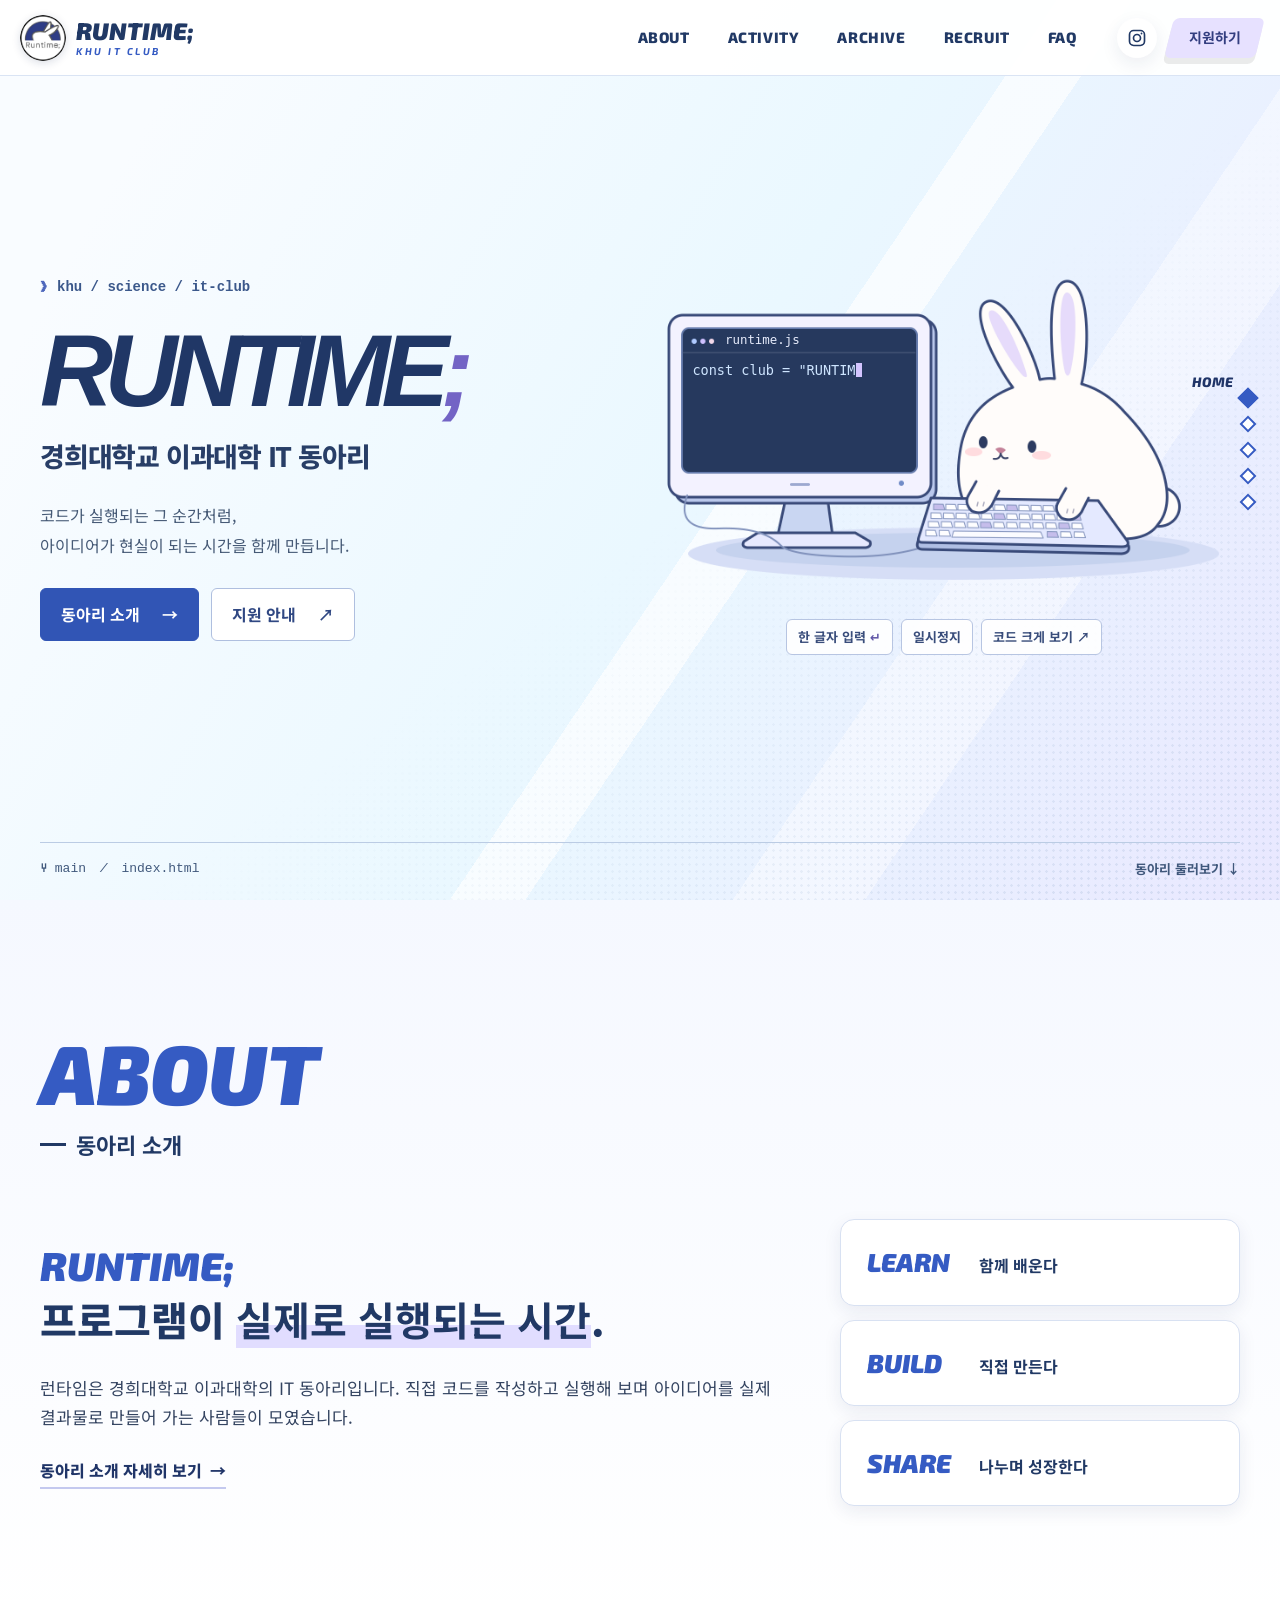
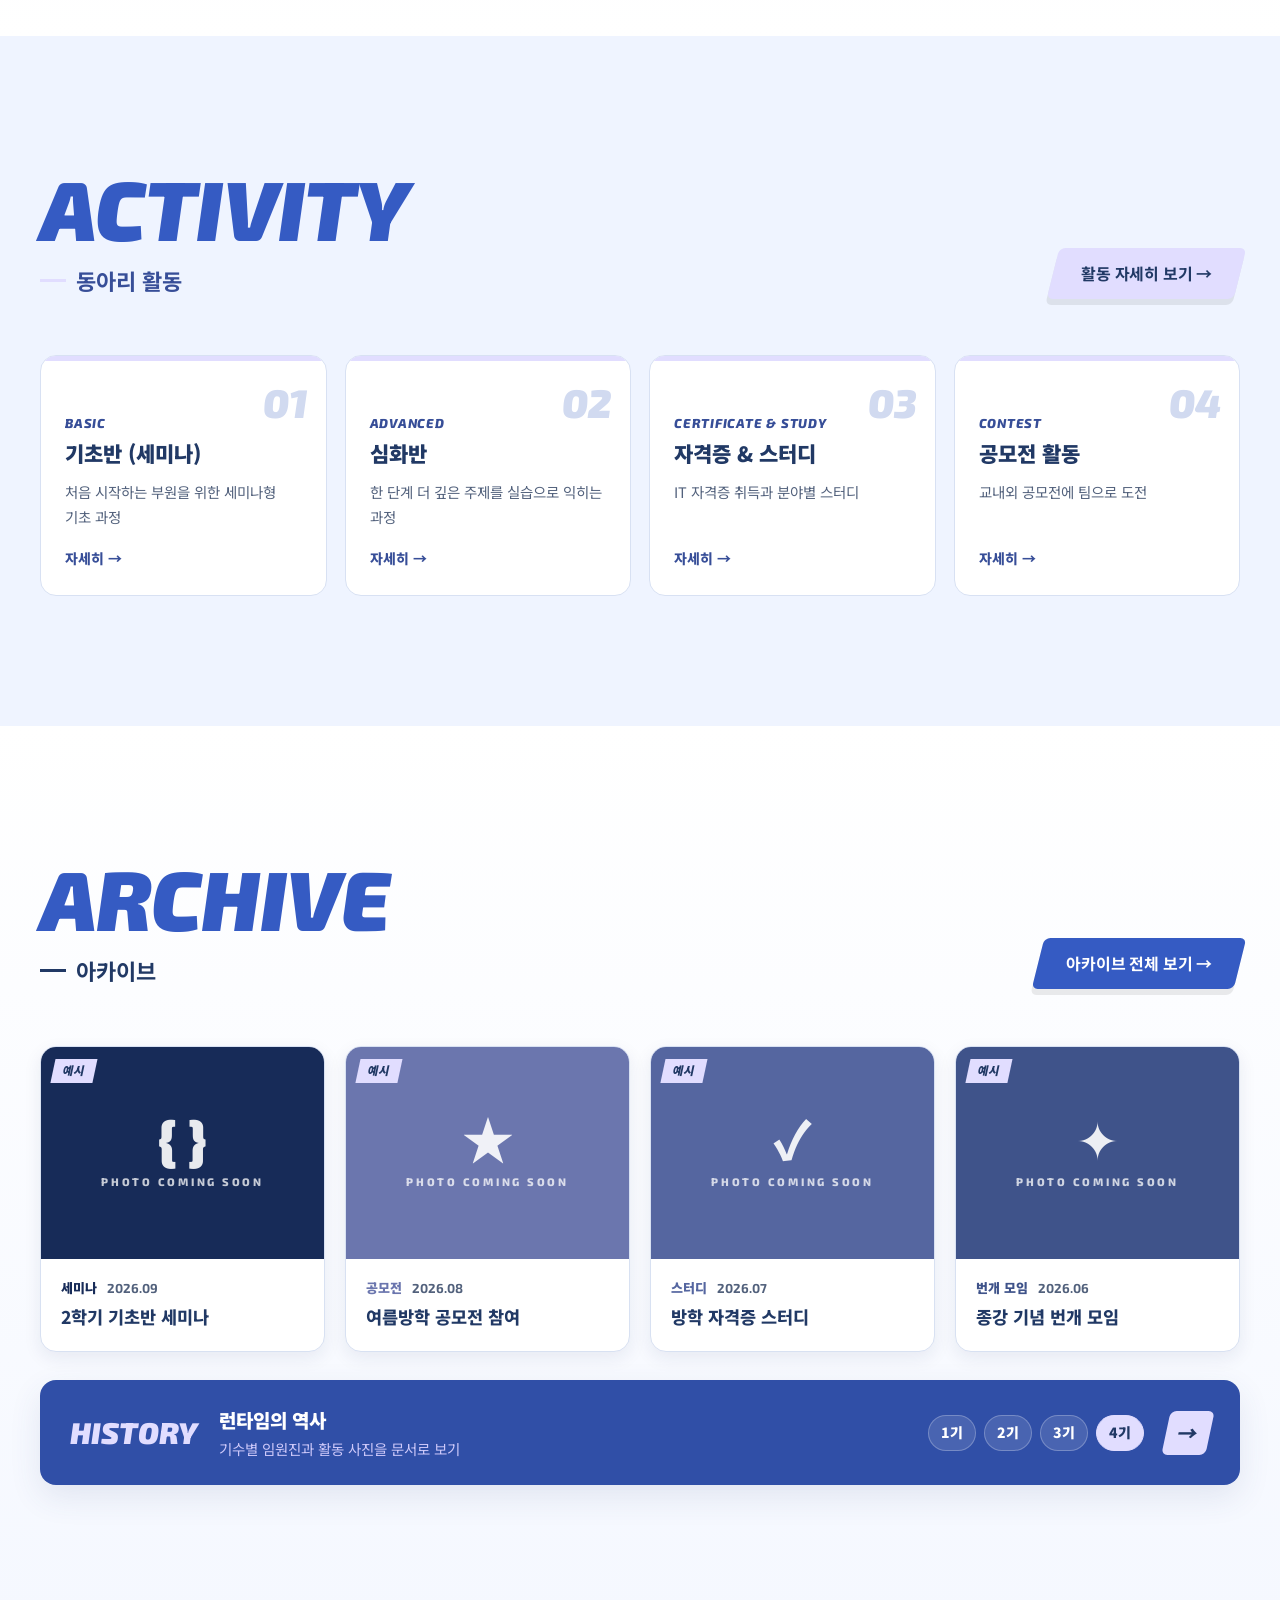
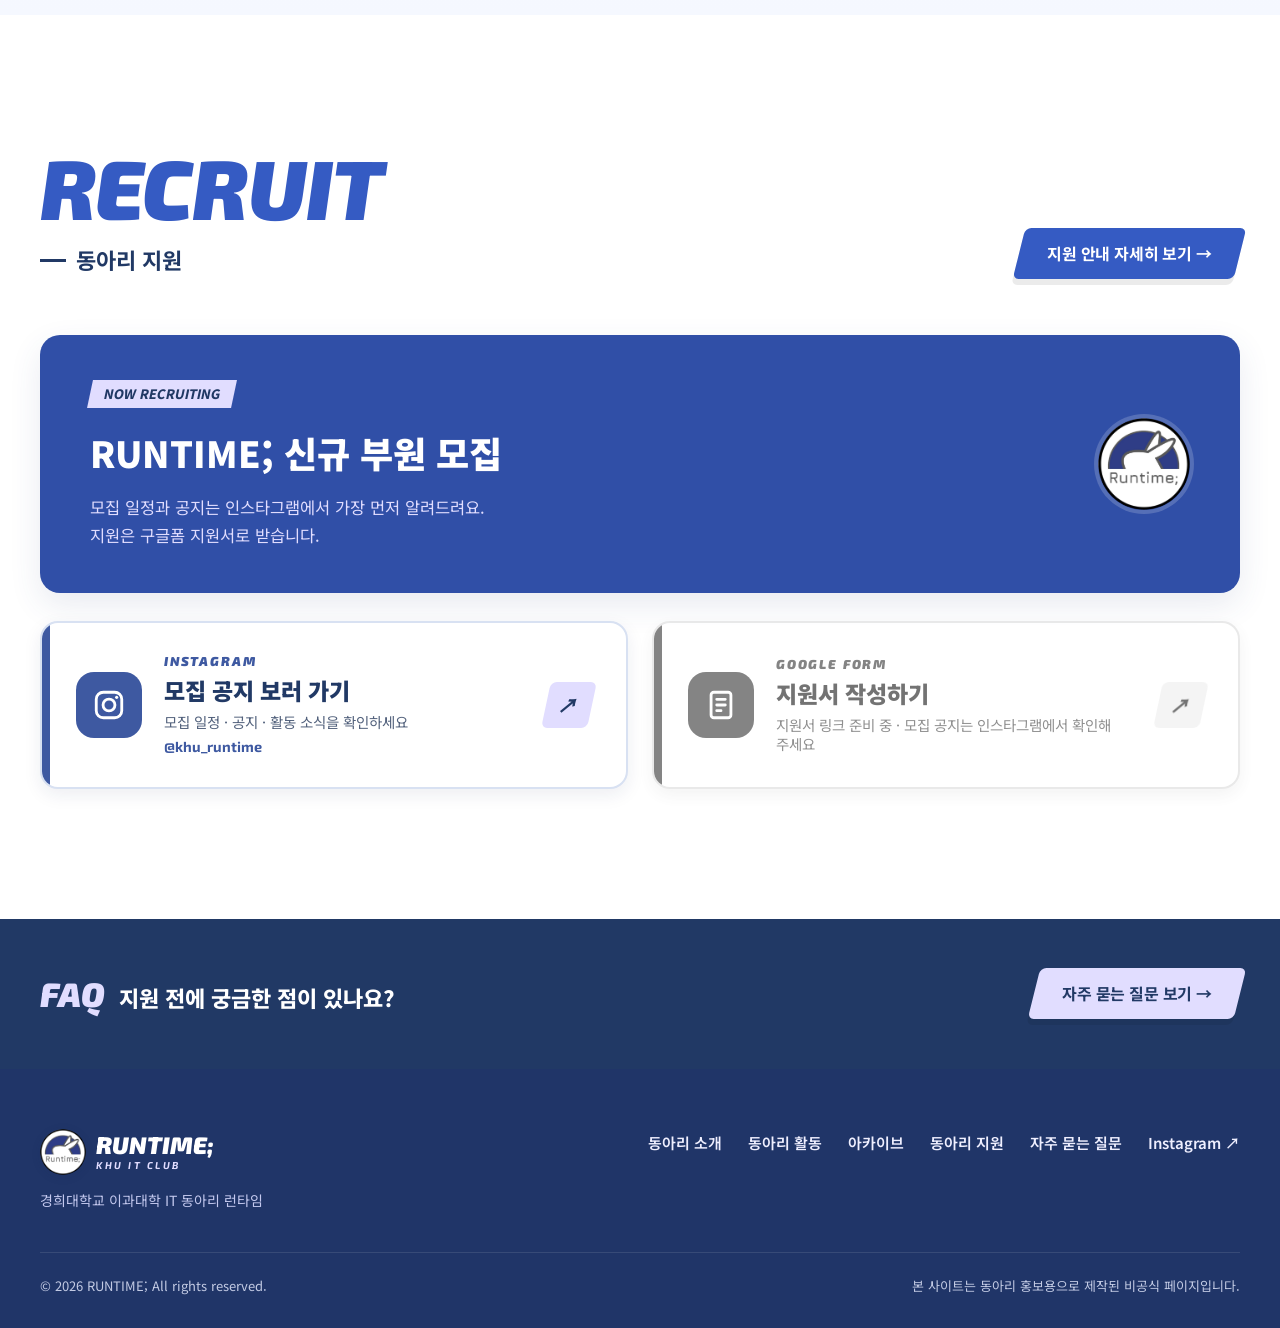
<file: index.html>
<!DOCTYPE html>
<html lang="ko">
<head>
  <meta charset="UTF-8">
  <meta name="viewport" content="width=device-width, initial-scale=1.0">
  <title>RUNTIME; | 경희대학교 이과대학 IT 동아리 런타임</title>
  <meta name="description" content="경희대학교 이과대학 IT 동아리 런타임(RUNTIME;) 홈페이지 - 동아리 소개, 활동, 아카이브, 지원 안내">
  <link rel="icon" href="images/favicon.png" type="image/png">

  <!-- 웹폰트 (인터넷이 없으면 시스템 글꼴로 자동 대체됩니다) -->
  <link rel="preconnect" href="https://fonts.googleapis.com">
  <link rel="preconnect" href="https://fonts.gstatic.com" crossorigin>
  <link href="https://fonts.googleapis.com/css2?family=Exo+2:ital,wght@0,600;0,700;0,800;1,800;1,900&family=Noto+Sans+KR:wght@400;500;700;900&display=swap" rel="stylesheet">

  <link rel="stylesheet" href="css/style.css">
</head>
<body data-page="home">
  <!-- 오른쪽 섹션 도트 (홈 전용) -->
  <nav class="dots" aria-label="섹션 바로가기">
    <a href="#home" data-label="HOME"><span class="sr-only">홈</span></a>
    <a href="#intro" data-label="ABOUT"><span class="sr-only">소개</span></a>
    <a href="#h-activity" data-label="ACTIVITY"><span class="sr-only">활동</span></a>
    <a href="#h-archive" data-label="ARCHIVE"><span class="sr-only">아카이브</span></a>
    <a href="#h-recruit" data-label="RECRUIT"><span class="sr-only">지원</span></a>
  </nav>

  <!-- 헤더: js/layout.js 가 채워 넣습니다 -->
  <div id="siteHeader"></div>

  <main>
    <!-- ================= HERO ================= -->
    <section id="home" class="landing" data-section aria-labelledby="landing-title">
      <div class="landing-body container">
        <div class="landing-text">
          <p class="terminal-path"><span aria-hidden="true">❯</span> khu / science / it-club</p>
          <h1 id="landing-title">RUNTIME<span>;</span></h1>
          <p class="landing-sub">경희대학교 이과대학 IT 동아리</p>
          <p class="landing-copy">코드가 실행되는 그 순간처럼,<br>아이디어가 현실이 되는 시간을 함께 만듭니다.</p>
          <div class="landing-actions"><a href="about.html">동아리 소개 <span>→</span></a><a href="recruit.html">지원 안내 <span>↗</span></a></div>
        </div>
        <div class="cat-studio">
          <div class="cat-scene" id="catScene" role="img" aria-label="흰 토끼가 키보드를 두드릴 때마다 앞에 놓인 모니터에 자바스크립트 코드가 한 글자씩 나타납니다.">
            <img class="cat-art" src="images/cat-studio.png" alt="" width="680" height="410">
            <span class="cat-tab" aria-hidden="true">runtime.js</span>
            <pre class="cat-code" aria-hidden="true"><code id="screenCode">const club = "RUNTIME;";</code></pre>
            <span class="cat-paw paw-left"></span><span class="cat-paw paw-right"></span>
          </div>
          <div class="cat-controls">
            <button id="typeKey" type="button">한 글자 입력 <b aria-hidden="true">↵</b></button>
            <button id="autoType" type="button">일시정지</button>
            <button id="openEditor" type="button" aria-haspopup="dialog">코드 크게 보기 ↗</button>
          </div>
        </div>
      </div>
      <div class="landing-foot container"><span><b aria-hidden="true">⑂</b> main <i>/</i> index.html</span><a href="#intro">동아리 둘러보기 ↓</a></div>
    </section>
    <dialog id="codePreview" aria-label="런타임 코드 실행 화면"><form method="dialog"><button autofocus>닫기 ×</button></form>
          <div class="vscode">
            <div class="vscode__titlebar">
              <span class="vscode__lights"><i></i><i></i><i></i></span>
              <span class="vscode__title">runtime.js — RUNTIME;</span>
            </div>
            <div class="vscode__tabs">
              <span class="vscode__tab is-active"><b class="vscode__js">JS</b>runtime.js<i>×</i></span>
              <span class="vscode__tab">README.md</span>
            </div>
            <div class="vscode__crumbs">RUNTIME; <i>›</i> src <i>›</i> <b class="vscode__js">JS</b> runtime.js</div>
            <div class="vscode__editor">
              <ol class="vscode__lines" id="codeLines"><li>1</li></ol>
              <pre class="vscode__code"><code id="typing"></code></pre>
            </div>
            <div class="vscode__panel">
              <div class="vscode__panel-tabs"><span>PROBLEMS</span><span>OUTPUT</span><span class="is-active">TERMINAL</span></div>
              <pre class="vscode__term"><span class="tm-path">runtime</span> <span class="tm-p">$</span> <span id="termCmd"></span>
<span id="termOut"></span></pre>
            </div>
            <div class="vscode__status">
              <span>⎇ main</span><span class="vscode__status-r">Ln <b id="codeLn">1</b>, Col 1</span><span>UTF-8</span><span>JavaScript</span>
            </div>
          </div>
        
    </dialog>



    <!-- ================= ABOUT 요약 ================= -->
    <section id="intro" class="section about" data-section>
      <div class="container">
        <div class="sec-head reveal">
          <p class="sec-head__en">ABOUT</p>
          <h2 class="sec-head__ko">동아리 소개</h2>
        </div>
        <div class="home-about">
          <div class="about__intro reveal">
            <p class="about__lead">
              <span class="hl">RUNTIME;</span><br>
              프로그램이 <strong>실제로 실행되는 시간</strong>.
            </p>
            <p>런타임은 경희대학교 이과대학의 IT 동아리입니다. 직접 코드를 작성하고 실행해 보며 아이디어를 실제 결과물로 만들어 가는 사람들이 모였습니다.</p>
            <a href="about.html" class="more-link">동아리 소개 자세히 보기 <span>→</span></a>
          </div>
          <ul class="mini-values reveal">
            <li><em>LEARN</em><span>함께 배운다</span></li>
            <li><em>BUILD</em><span>직접 만든다</span></li>
            <li><em>SHARE</em><span>나누며 성장한다</span></li>
          </ul>
        </div>
      </div>
    </section>

    <!-- ================= ACTIVITY 요약 ================= -->
    <section id="h-activity" class="section activity" data-section>
      <div class="container">
        <div class="sec-head sec-head--light sec-head--row reveal">
          <div>
            <p class="sec-head__en">ACTIVITY</p>
            <h2 class="sec-head__ko">동아리 활동</h2>
          </div>
          <a href="activity.html" class="btn btn--yellow"><span>활동 자세히 보기 →</span></a>
        </div>
        <ul class="mini-acts" id="homeActs"></ul>
      </div>
    </section>

    <!-- ================= ARCHIVE 요약 ================= -->
    <section id="h-archive" class="section home-archive" data-section>
      <div class="container">
        <div class="sec-head sec-head--row reveal">
          <div>
            <p class="sec-head__en">ARCHIVE</p>
            <h2 class="sec-head__ko">아카이브</h2>
          </div>
          <a href="archive.html" class="btn btn--blue"><span>아카이브 전체 보기 →</span></a>
        </div>
        <ul class="arc-grid arc-grid--home" id="homeArchive"></ul>
        <a href="history.html" class="history-teaser reveal">
          <span class="history-teaser__en">HISTORY</span>
          <span class="history-teaser__txt"><strong>런타임의 역사</strong>기수별 임원진과 활동 사진을 문서로 보기</span>
          <span class="history-teaser__gens" id="homeGens"></span>
          <span class="history-teaser__go" aria-hidden="true">→</span>
        </a>
      </div>
    </section>

    <!-- ================= RECRUIT 요약 ================= -->
    <section id="h-recruit" class="section recruit" data-section>
      <div class="container">
        <div class="sec-head sec-head--row reveal">
          <div>
            <p class="sec-head__en">RECRUIT</p>
            <h2 class="sec-head__ko">동아리 지원</h2>
          </div>
          <a href="recruit.html" class="btn btn--blue"><span>지원 안내 자세히 보기 →</span></a>
        </div>
        <div data-recruit-banner></div>
        <div data-cta></div>
      </div>
    </section>

    <!-- ================= FAQ 안내 띠 ================= -->
    <section class="faq-band">
      <div class="container faq-band__inner reveal">
        <p><em>FAQ</em> 지원 전에 궁금한 점이 있나요?</p>
        <a href="faq.html" class="btn btn--yellow"><span>자주 묻는 질문 보기 →</span></a>
      </div>
    </section>

  </main>

  <!-- 푸터: js/layout.js 가 채워 넣습니다 -->
  <div id="siteFooter"></div>

  <script src="js/data.js"></script>
  <script src="js/layout.js"></script>
  <script src="js/main.js"></script>
  <script src="js/cat-studio.js"></script>
</body>
</html>
</file>
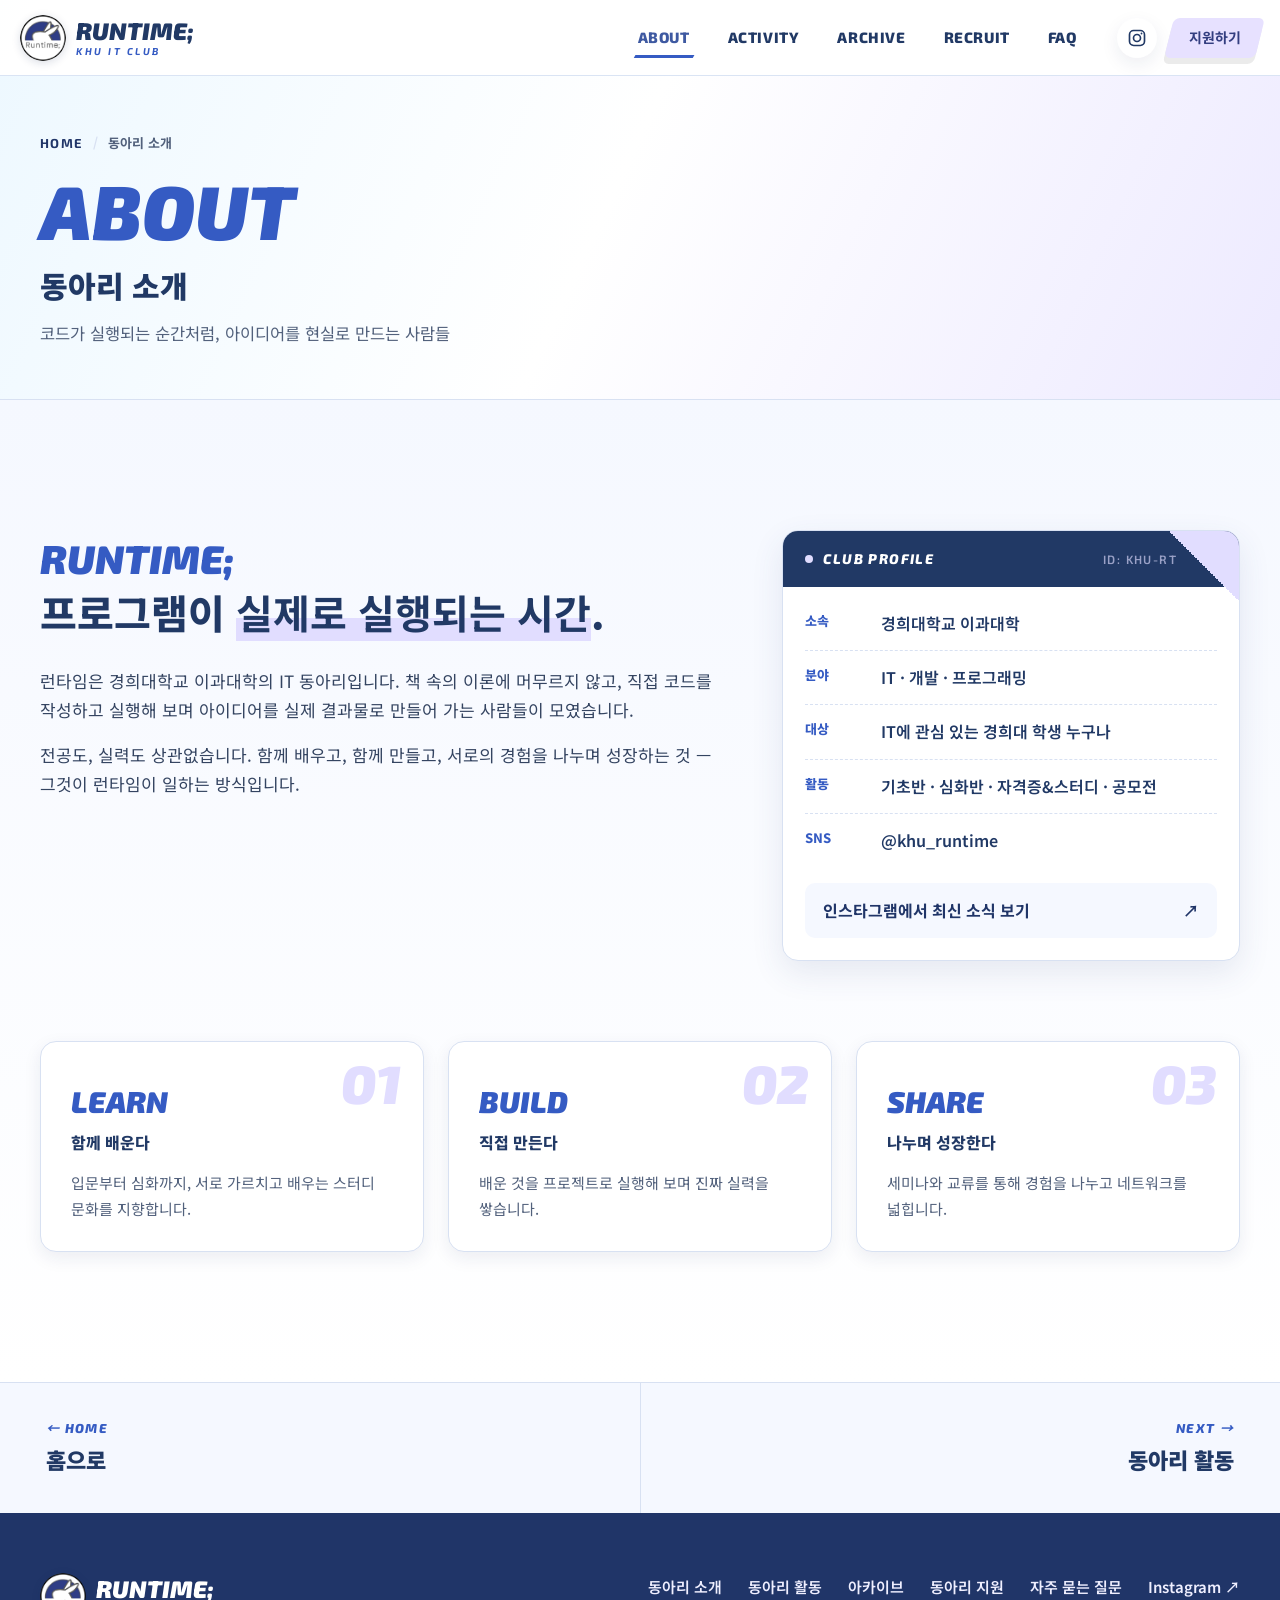
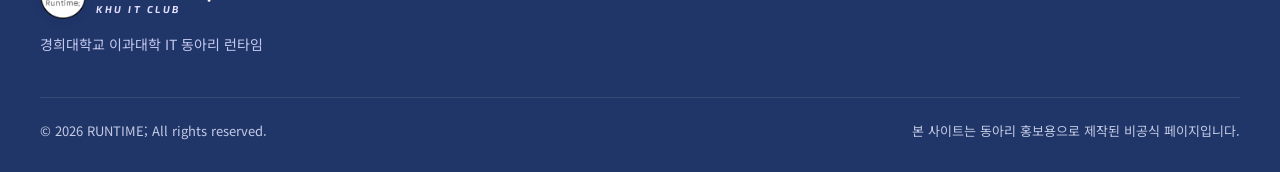
<file: about.html>
<!DOCTYPE html>
<html lang="ko">
<head>
  <meta charset="UTF-8">
  <meta name="viewport" content="width=device-width, initial-scale=1.0">
  <title>동아리 소개 | RUNTIME;</title>
  <meta name="description" content="런타임 동아리 소개">
  <link rel="icon" href="images/favicon.png" type="image/png">

  <!-- 웹폰트 (인터넷이 없으면 시스템 글꼴로 자동 대체됩니다) -->
  <link rel="preconnect" href="https://fonts.googleapis.com">
  <link rel="preconnect" href="https://fonts.gstatic.com" crossorigin>
  <link href="https://fonts.googleapis.com/css2?family=Exo+2:ital,wght@0,600;0,700;0,800;1,800;1,900&family=Noto+Sans+KR:wght@400;500;700;900&display=swap" rel="stylesheet">

  <link rel="stylesheet" href="css/style.css">
</head>
<body data-page="about">

  <!-- 헤더: js/layout.js 가 채워 넣습니다 -->
  <div id="siteHeader"></div>

  <main>
    <!-- 상단 배너: js/layout.js 가 채워 넣습니다 -->
    <section id="pageHero"></section>

    <section class="section about">
      <div class="container">
        <div class="about__grid">
          <div class="about__intro reveal">
            <p class="about__lead">
              <span class="hl">RUNTIME;</span><br>
              프로그램이 <strong>실제로 실행되는 시간</strong>.
            </p>
            <p>
              런타임은 경희대학교 이과대학의 IT 동아리입니다.
              책 속의 이론에 머무르지 않고, 직접 코드를 작성하고 실행해 보며
              아이디어를 실제 결과물로 만들어 가는 사람들이 모였습니다.
            </p>
            <p>
              전공도, 실력도 상관없습니다. 함께 배우고, 함께 만들고,
              서로의 경험을 나누며 성장하는 것 — 그것이 런타임이 일하는 방식입니다.
            </p>
          </div>

          <aside class="panel reveal" aria-label="동아리 정보">
            <div class="panel__head">
              <span class="panel__dot"></span>CLUB PROFILE
              <span class="panel__id">ID: KHU-RT</span>
            </div>
            <dl class="panel__body" id="profileList"></dl>
            <a class="panel__link js-insta" href="#" target="_blank" rel="noopener">
              인스타그램에서 최신 소식 보기 <span>↗</span>
            </a>
          </aside>
        </div>

        <ul class="values">
          <li class="value reveal">
            <span class="value__num">01</span>
            <h3 class="value__en">LEARN</h3>
            <p class="value__ko">함께 배운다</p>
            <p class="value__desc">입문부터 심화까지, 서로 가르치고 배우는 스터디 문화를 지향합니다.</p>
          </li>
          <li class="value reveal">
            <span class="value__num">02</span>
            <h3 class="value__en">BUILD</h3>
            <p class="value__ko">직접 만든다</p>
            <p class="value__desc">배운 것을 프로젝트로 실행해 보며 진짜 실력을 쌓습니다.</p>
          </li>
          <li class="value reveal">
            <span class="value__num">03</span>
            <h3 class="value__en">SHARE</h3>
            <p class="value__ko">나누며 성장한다</p>
            <p class="value__desc">세미나와 교류를 통해 경험을 나누고 네트워크를 넓힙니다.</p>
          </li>
        </ul>
      </div>
    </section>

    <!-- 이전/다음 화면 버튼 -->
    <nav id="pageNav" aria-label="화면 이동"></nav>
  </main>

  <!-- 푸터: js/layout.js 가 채워 넣습니다 -->
  <div id="siteFooter"></div>

  <script src="js/data.js"></script>
  <script src="js/layout.js"></script>
  <script src="js/main.js"></script>
</body>
</html>
</file>
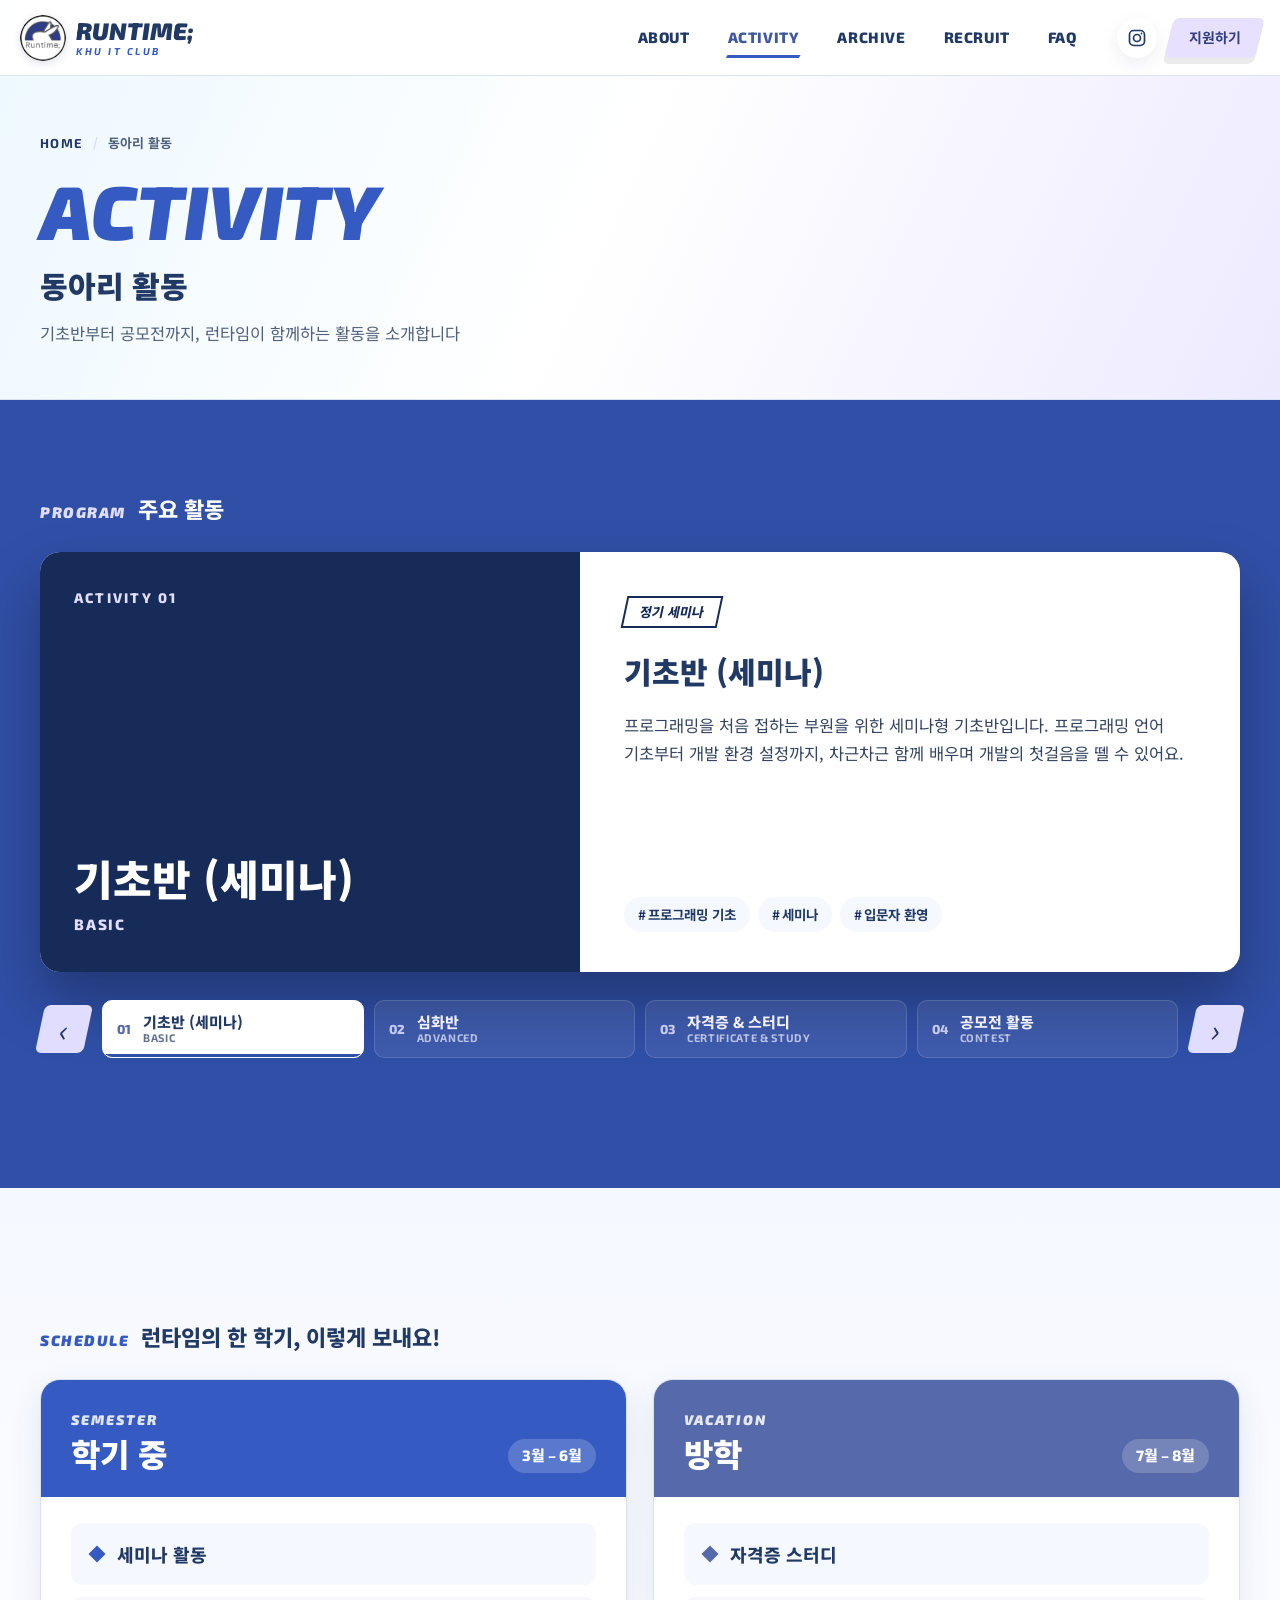
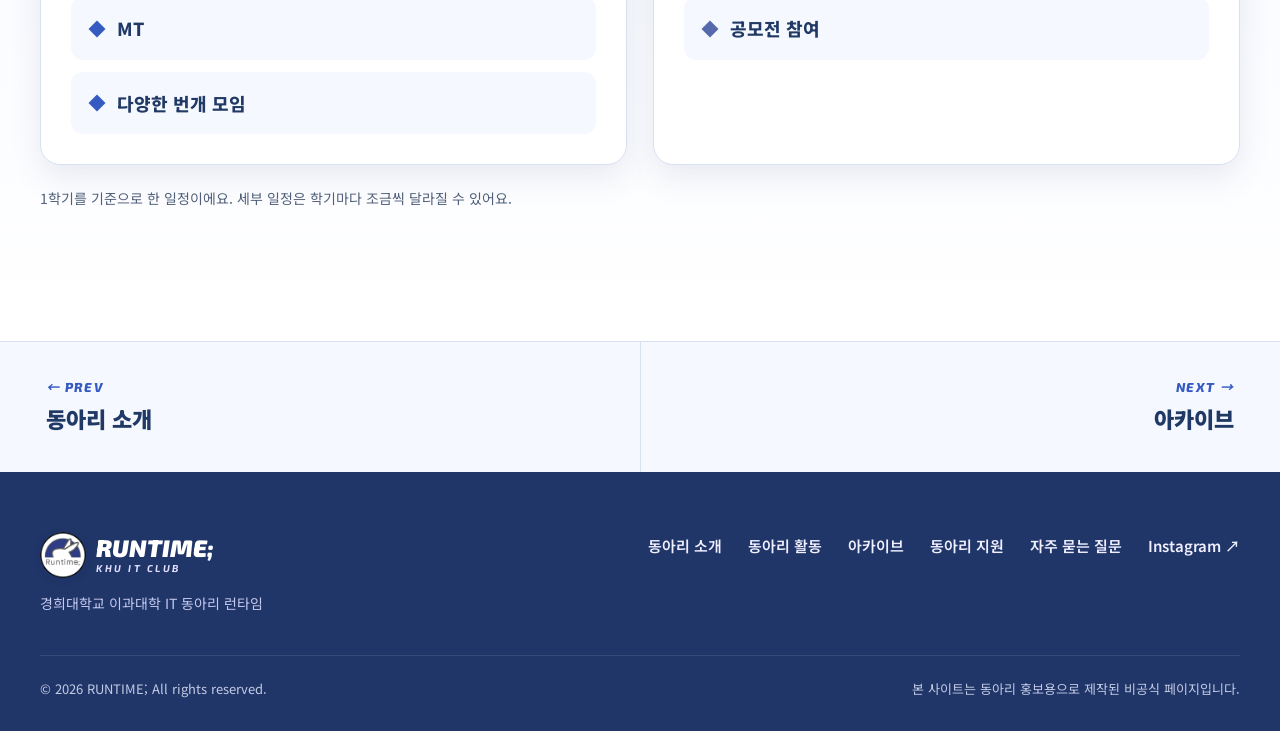
<file: activity.html>
<!DOCTYPE html>
<html lang="ko">
<head>
  <meta charset="UTF-8">
  <meta name="viewport" content="width=device-width, initial-scale=1.0">
  <title>동아리 활동 | RUNTIME;</title>
  <meta name="description" content="런타임의 기초반, 심화반, 자격증 & 스터디, 공모전 활동">
  <link rel="icon" href="images/favicon.png" type="image/png">

  <!-- 웹폰트 (인터넷이 없으면 시스템 글꼴로 자동 대체됩니다) -->
  <link rel="preconnect" href="https://fonts.googleapis.com">
  <link rel="preconnect" href="https://fonts.gstatic.com" crossorigin>
  <link href="https://fonts.googleapis.com/css2?family=Exo+2:ital,wght@0,600;0,700;0,800;1,800;1,900&family=Noto+Sans+KR:wght@400;500;700;900&display=swap" rel="stylesheet">

  <link rel="stylesheet" href="css/style.css">
</head>
<body data-page="activity">

  <!-- 헤더: js/layout.js 가 채워 넣습니다 -->
  <div id="siteHeader"></div>

  <main>
    <!-- 상단 배너: js/layout.js 가 채워 넣습니다 -->
    <section id="pageHero"></section>

    <section class="section activity activity--page">
      <div class="container">
        <h2 class="block-title block-title--light reveal"><span>PROGRAM</span>주요 활동</h2>
        <div class="act reveal" id="act">
          <div class="act__stage" id="actStage" aria-live="polite"></div>
          <div class="act__controls">
            <button type="button" class="act__arrow" id="actPrev" aria-label="이전 활동">‹</button>
            <ul class="act__list" id="actList" role="tablist" aria-label="활동 목록"></ul>
            <button type="button" class="act__arrow" id="actNext" aria-label="다음 활동">›</button>
          </div>
        </div>
      </div>
    </section>

    <section class="section schedule-sec">
      <div class="container">
        <h2 class="block-title reveal"><span>SCHEDULE</span><b id="scheduleTitle">활동 일정</b></h2>
        <ol class="terms reveal" id="schedule"></ol>
        <p class="terms__note reveal" id="scheduleNote"></p>
      </div>
    </section>

    <!-- 이전/다음 화면 버튼 -->
    <nav id="pageNav" aria-label="화면 이동"></nav>
  </main>

  <!-- 푸터: js/layout.js 가 채워 넣습니다 -->
  <div id="siteFooter"></div>

  <script src="js/data.js"></script>
  <script src="js/layout.js"></script>
  <script src="js/main.js"></script>
</body>
</html>
</file>
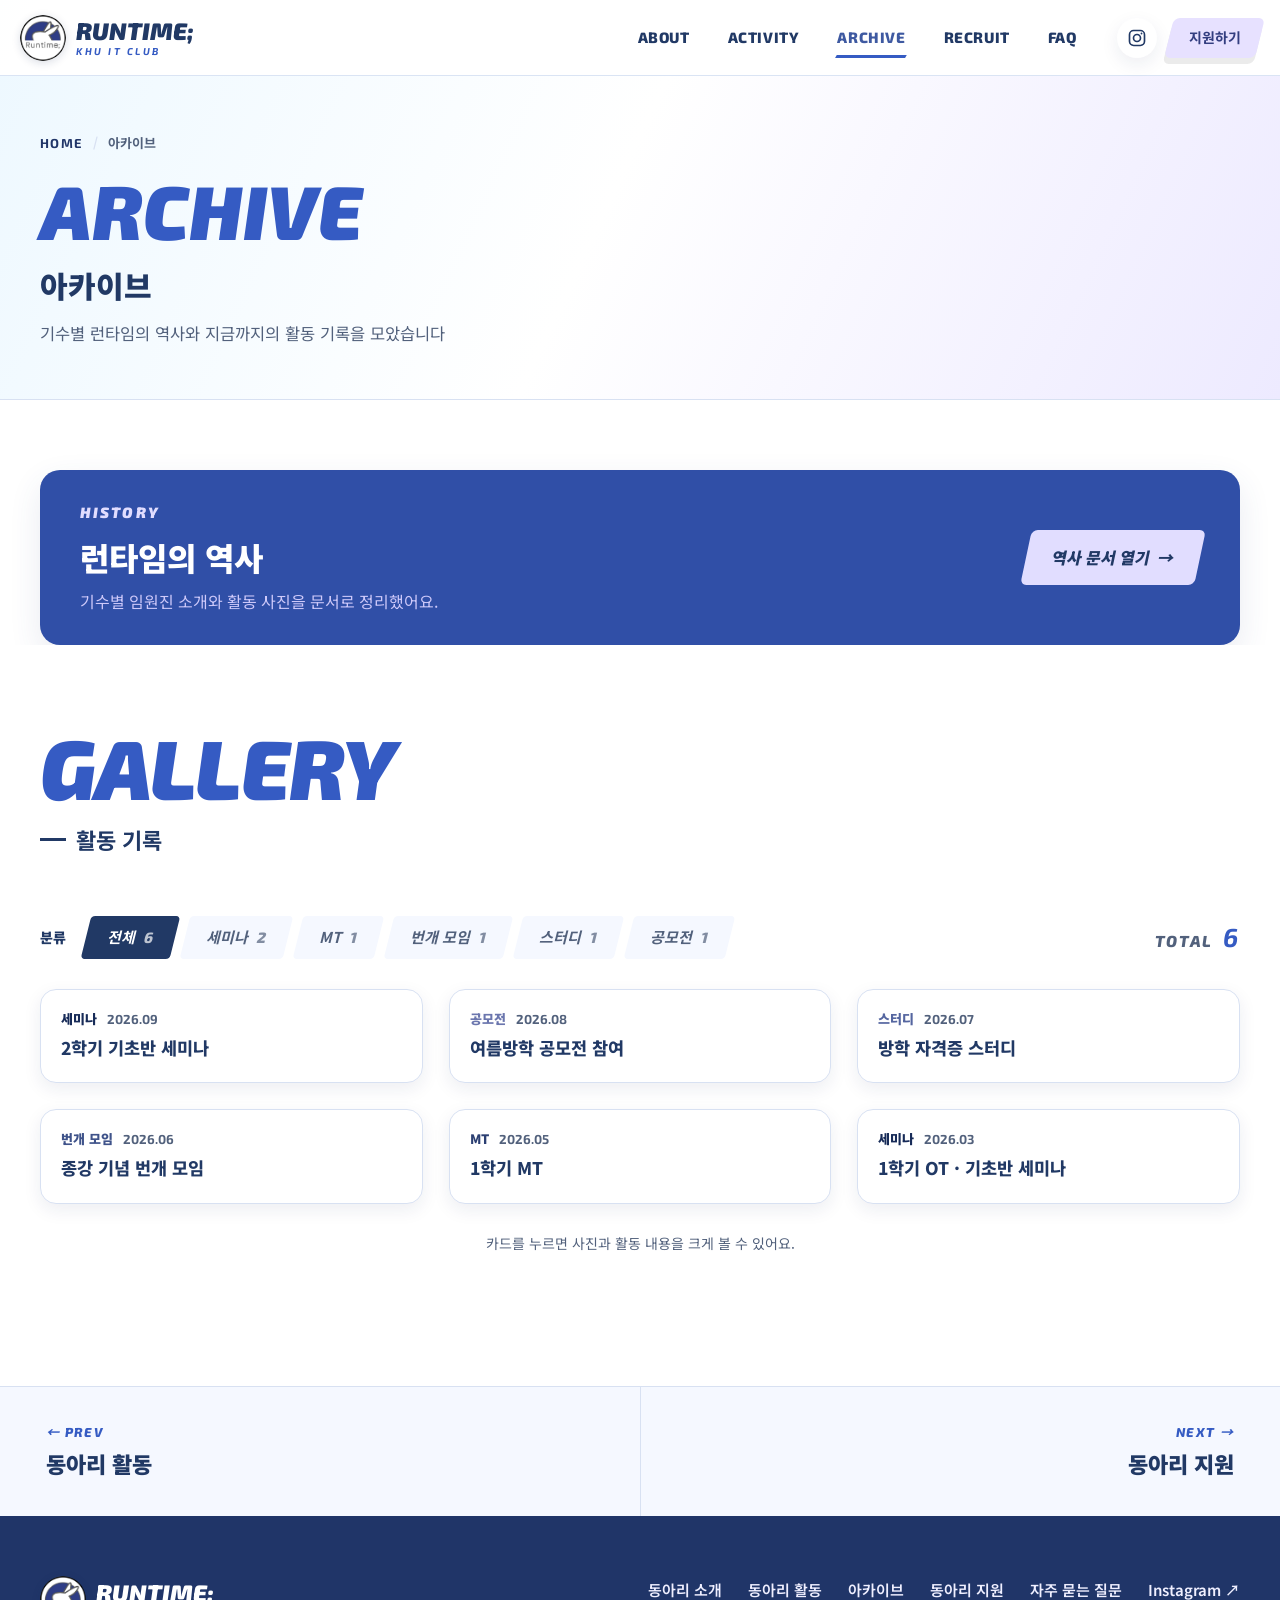
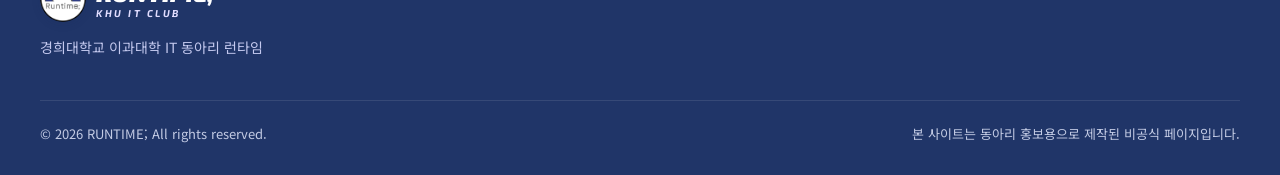
<file: archive.html>
<!DOCTYPE html>
<html lang="ko">
<head>
  <meta charset="UTF-8">
  <meta name="viewport" content="width=device-width, initial-scale=1.0">
  <title>아카이브 | RUNTIME;</title>
  <meta name="description" content="런타임의 활동 기록과 사진, 런타임의 역사">
  <link rel="icon" href="images/favicon.png" type="image/png">

  <!-- 웹폰트 (인터넷이 없으면 시스템 글꼴로 자동 대체됩니다) -->
  <link rel="preconnect" href="https://fonts.googleapis.com">
  <link rel="preconnect" href="https://fonts.gstatic.com" crossorigin>
  <link href="https://fonts.googleapis.com/css2?family=Exo+2:ital,wght@0,600;0,700;0,800;1,800;1,900&family=Noto+Sans+KR:wght@400;500;700;900&display=swap" rel="stylesheet">

  <link rel="stylesheet" href="css/style.css">
</head>
<body data-page="archive">

  <!-- 헤더: js/layout.js 가 채워 넣습니다 -->
  <div id="siteHeader"></div>

  <main>
    <!-- 상단 배너: js/layout.js 가 채워 넣습니다 -->
    <section id="pageHero"></section>

    <!-- ================= 런타임의 역사로 가기 ================= -->
    <section class="section history-entry">
      <div class="container">
        <a href="history.html" class="history-door reveal">
          <span class="history-door__body">
            <em>HISTORY</em>
            <strong>런타임의 역사</strong>
            <span>기수별 임원진 소개와 활동 사진을 문서로 정리했어요.</span>
          </span>
          <span class="history-door__go">역사 문서 열기 <i aria-hidden="true">→</i></span>
        </a>
      </div>
    </section>

    <!-- ================= 활동 기록 (사진) ================= -->
    <section class="section archive" id="gallery">
      <div class="container">
        <div class="sec-head reveal">
          <p class="sec-head__en">GALLERY</p>
          <h2 class="sec-head__ko">활동 기록</h2>
        </div>
        <div class="arc-bar reveal">
          <div class="arc-filter-rows">
            <div class="arc-filter-row">
              <span class="arc-filter-label">분류</span>
              <div class="tabs arc-filters" id="archiveFilters" role="group" aria-label="활동 분류"></div>
            </div>
          </div>
          <p class="arc-total">TOTAL <b id="archiveCount">0</b></p>
        </div>
        <ul class="arc-grid" id="archiveGrid"></ul>
        <p class="arc-help reveal">카드를 누르면 사진과 활동 내용을 크게 볼 수 있어요.</p>
      </div>
    </section>

    <!-- 이전/다음 화면 버튼 -->
    <nav id="pageNav" aria-label="화면 이동"></nav>

    <!-- 사진 크게 보기 -->
    <div class="lb" id="lightbox" aria-hidden="true">
      <div class="lb__backdrop" data-close></div>
      <div class="lb__box" role="dialog" aria-modal="true" aria-labelledby="lbTitle">
        <button type="button" class="lb__close" data-close aria-label="닫기">×</button>
        <div class="lb__media">
          <div class="lb__stage" id="lbStage"></div>
          <button type="button" class="lb__nav lb__nav--prev" id="lbPrev" aria-label="이전 사진">‹</button>
          <button type="button" class="lb__nav lb__nav--next" id="lbNext" aria-label="다음 사진">›</button>
          <span class="lb__counter" id="lbCounter"></span>
        </div>
        <div class="lb__info">
          <p class="lb__meta"><span class="lb__cat" id="lbCat"></span><span id="lbDate"></span><span class="arc-sample" id="lbSample">예시</span></p>
          <h3 class="lb__title" id="lbTitle"></h3>
          <p class="lb__desc" id="lbDesc"></p>
          <div class="lb__thumbs" id="lbThumbs"></div>
        </div>
      </div>
    </div>
  </main>

  <!-- 푸터: js/layout.js 가 채워 넣습니다 -->
  <div id="siteFooter"></div>

  <script src="js/data.js"></script>
  <script src="js/layout.js"></script>
  <script src="js/main.js"></script>
</body>
</html>
</file>
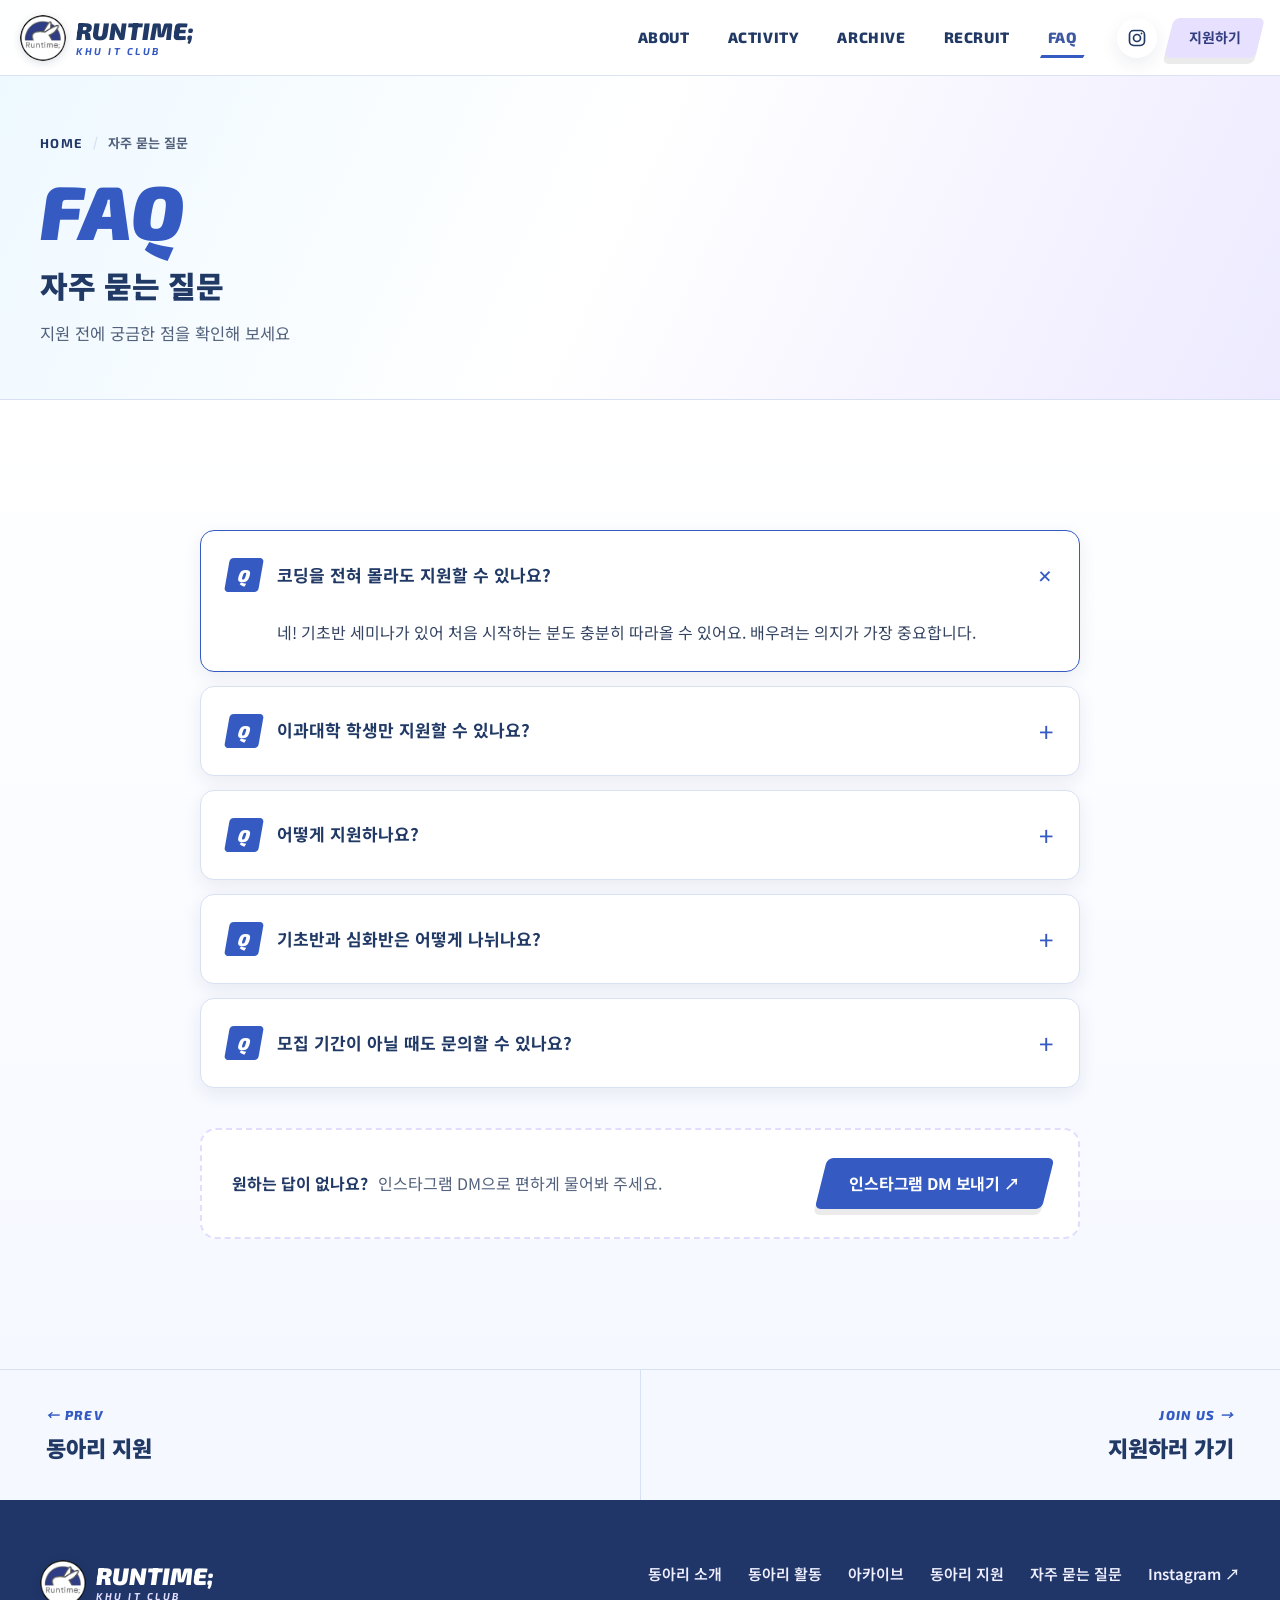
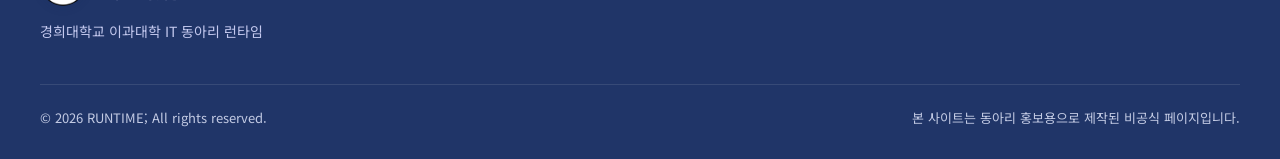
<file: faq.html>
<!DOCTYPE html>
<html lang="ko">
<head>
  <meta charset="UTF-8">
  <meta name="viewport" content="width=device-width, initial-scale=1.0">
  <title>자주 묻는 질문 | RUNTIME;</title>
  <meta name="description" content="런타임 지원 관련 자주 묻는 질문">
  <link rel="icon" href="images/favicon.png" type="image/png">

  <!-- 웹폰트 (인터넷이 없으면 시스템 글꼴로 자동 대체됩니다) -->
  <link rel="preconnect" href="https://fonts.googleapis.com">
  <link rel="preconnect" href="https://fonts.gstatic.com" crossorigin>
  <link href="https://fonts.googleapis.com/css2?family=Exo+2:ital,wght@0,600;0,700;0,800;1,800;1,900&family=Noto+Sans+KR:wght@400;500;700;900&display=swap" rel="stylesheet">

  <link rel="stylesheet" href="css/style.css">
</head>
<body data-page="faq">

  <!-- 헤더: js/layout.js 가 채워 넣습니다 -->
  <div id="siteHeader"></div>

  <main>
    <!-- 상단 배너: js/layout.js 가 채워 넣습니다 -->
    <section id="pageHero"></section>

    <section class="section faq">
      <div class="container container--narrow">
        <div class="faq__list reveal" id="faqList"></div>
        <div class="faq-contact reveal">
          <p><strong>원하는 답이 없나요?</strong> 인스타그램 DM으로 편하게 물어봐 주세요.</p>
          <a class="btn btn--blue js-insta" href="#" target="_blank" rel="noopener"><span>인스타그램 DM 보내기 ↗</span></a>
        </div>
      </div>
    </section>

    <!-- 이전/다음 화면 버튼 -->
    <nav id="pageNav" aria-label="화면 이동"></nav>
  </main>

  <!-- 푸터: js/layout.js 가 채워 넣습니다 -->
  <div id="siteFooter"></div>

  <script src="js/data.js"></script>
  <script src="js/layout.js"></script>
  <script src="js/main.js"></script>
</body>
</html>
</file>
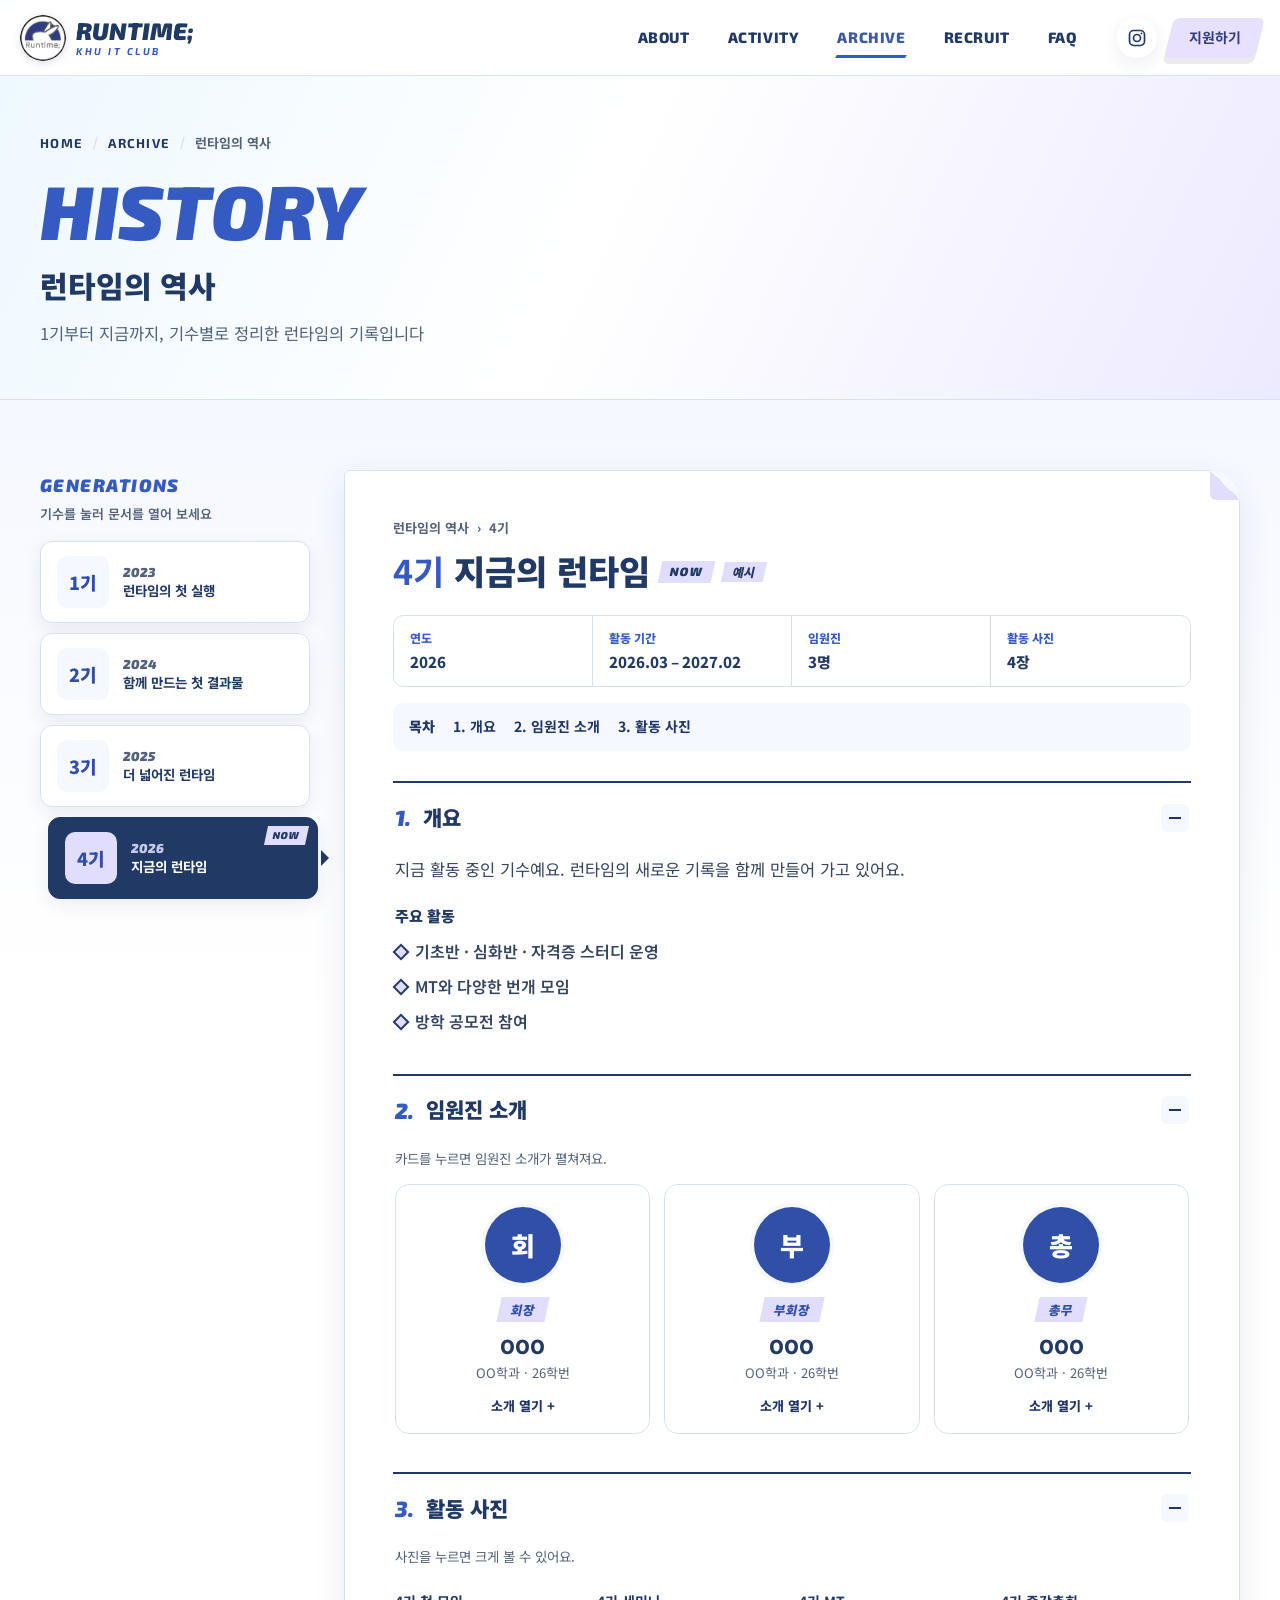
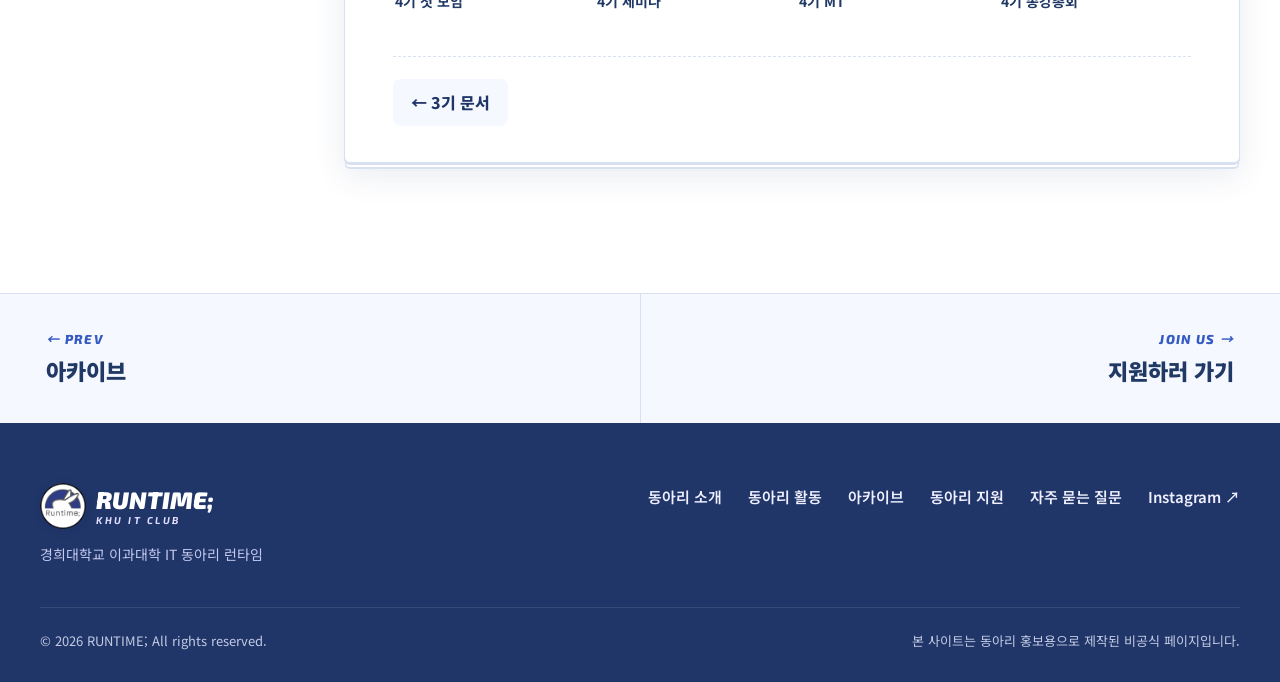
<file: history.html>
<!DOCTYPE html>
<html lang="ko">
<head>
  <meta charset="UTF-8">
  <meta name="viewport" content="width=device-width, initial-scale=1.0">
  <title>런타임의 역사 | RUNTIME;</title>
  <meta name="description" content="기수별 임원진 소개와 활동 사진으로 정리한 런타임의 역사">
  <link rel="icon" href="images/favicon.png" type="image/png">

  <!-- 웹폰트 (인터넷이 없으면 시스템 글꼴로 자동 대체됩니다) -->
  <link rel="preconnect" href="https://fonts.googleapis.com">
  <link rel="preconnect" href="https://fonts.gstatic.com" crossorigin>
  <link href="https://fonts.googleapis.com/css2?family=Exo+2:ital,wght@0,600;0,700;0,800;1,800;1,900&family=Noto+Sans+KR:wght@400;500;700;900&display=swap" rel="stylesheet">

  <link rel="stylesheet" href="css/style.css">
</head>
<body data-page="history">

  <!-- 헤더: js/layout.js 가 채워 넣습니다 -->
  <div id="siteHeader"></div>

  <main>
    <!-- 상단 배너: js/layout.js 가 채워 넣습니다 -->
    <section id="pageHero"></section>

    <!-- ================= 런타임의 역사 문서 ================= -->
    <section class="section hdoc-sec">
      <div class="container hdoc-wrap">
        <!-- 기수 목록 (누르면 오른쪽 문서가 바뀝니다) -->
        <aside class="hdoc-side" aria-label="기수 목록">
          <p class="hdoc-side__title">GENERATIONS<small>기수를 눌러 문서를 열어 보세요</small></p>
          <ul class="hdoc-gens" id="genTabs" role="tablist"></ul>
        </aside>

        <!-- 기수 문서 (js/main.js 가 data.js 의 history 로 채웁니다) -->
        <article class="hdoc" id="hdoc" role="tabpanel" aria-live="polite"></article>
      </div>
    </section>

    <!-- 이전/다음 화면 버튼 -->
    <nav id="pageNav" aria-label="화면 이동"></nav>

    <!-- 사진 크게 보기 -->
    <div class="lb" id="lightbox" aria-hidden="true">
      <div class="lb__backdrop" data-close></div>
      <div class="lb__box" role="dialog" aria-modal="true" aria-labelledby="lbTitle">
        <button type="button" class="lb__close" data-close aria-label="닫기">×</button>
        <div class="lb__media">
          <div class="lb__stage" id="lbStage"></div>
          <button type="button" class="lb__nav lb__nav--prev" id="lbPrev" aria-label="이전 사진">‹</button>
          <button type="button" class="lb__nav lb__nav--next" id="lbNext" aria-label="다음 사진">›</button>
          <span class="lb__counter" id="lbCounter"></span>
        </div>
        <div class="lb__info">
          <p class="lb__meta"><span class="lb__cat" id="lbCat"></span><span id="lbDate"></span><span class="arc-sample" id="lbSample">예시</span></p>
          <h3 class="lb__title" id="lbTitle"></h3>
          <p class="lb__desc" id="lbDesc"></p>
          <div class="lb__thumbs" id="lbThumbs"></div>
        </div>
      </div>
    </div>
  </main>

  <!-- 푸터: js/layout.js 가 채워 넣습니다 -->
  <div id="siteFooter"></div>

  <script src="js/data.js"></script>
  <script src="js/layout.js"></script>
  <script src="js/main.js"></script>
</body>
</html>
</file>
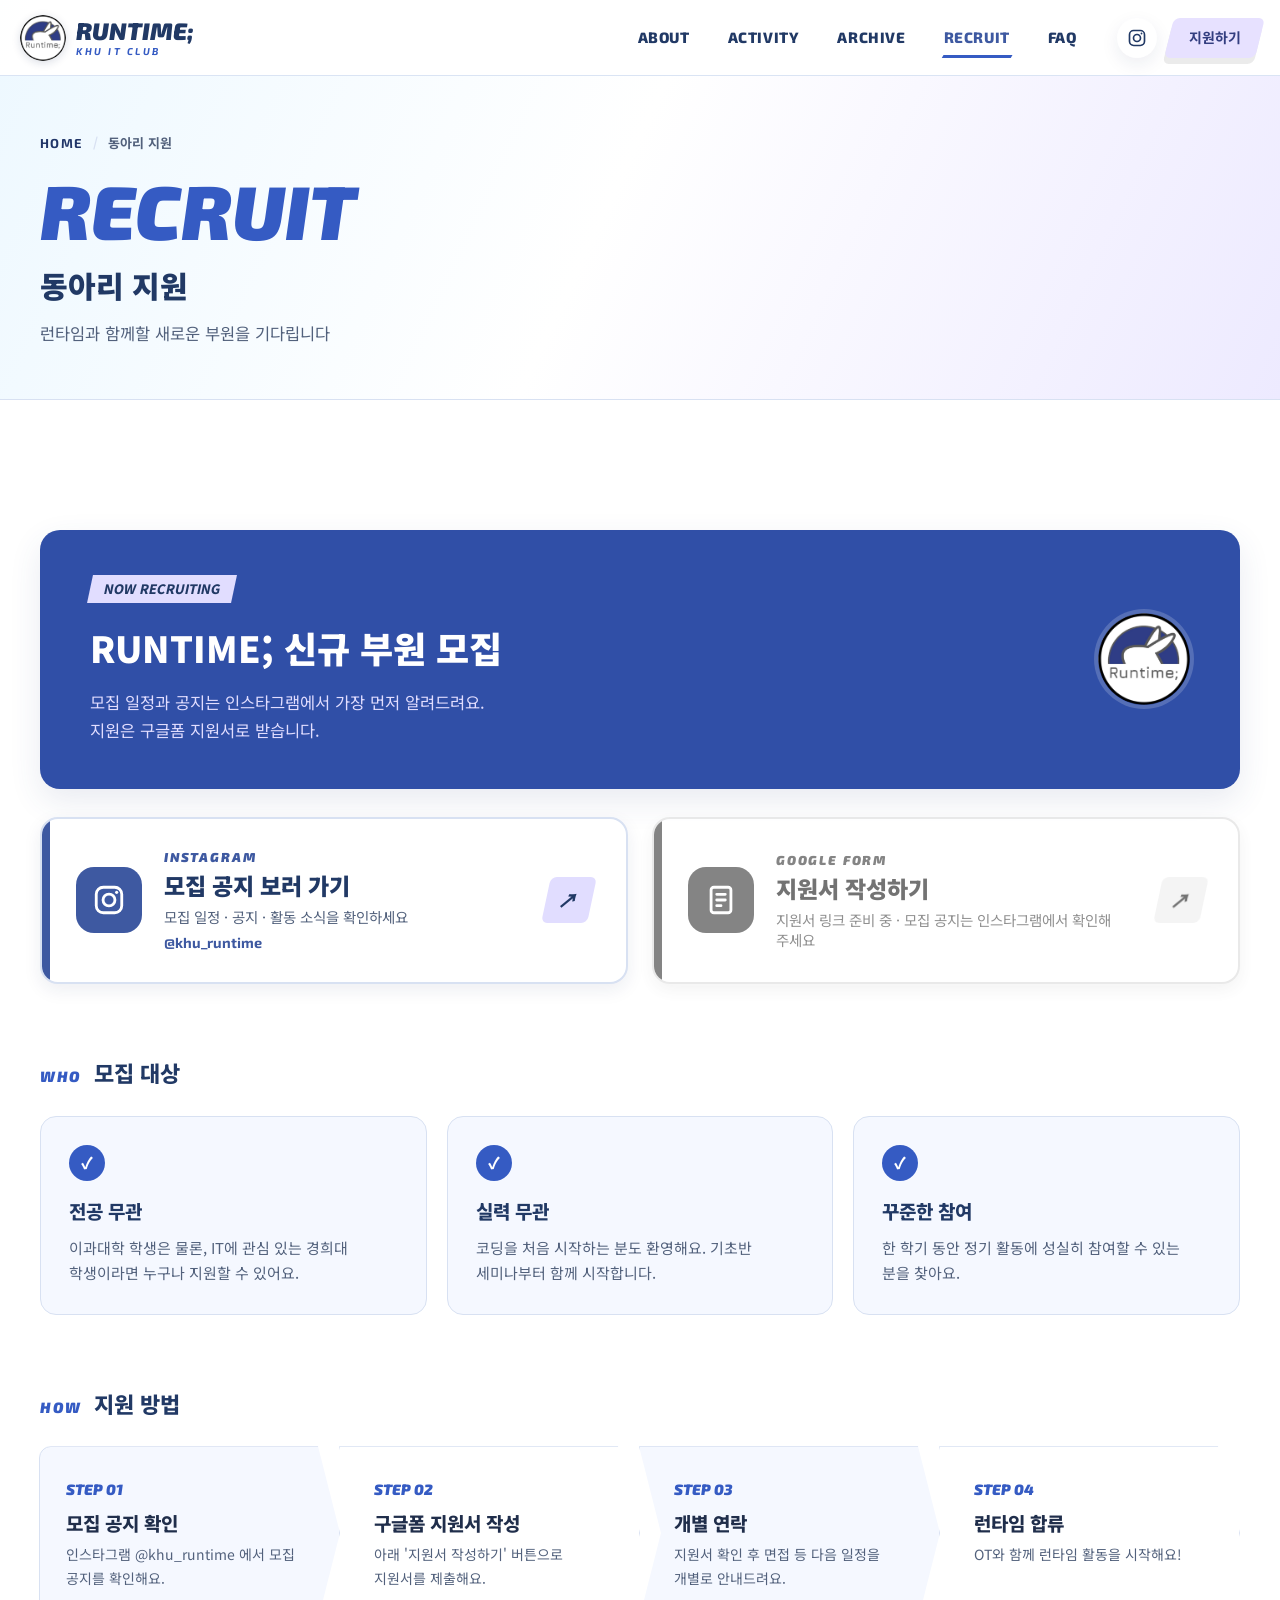
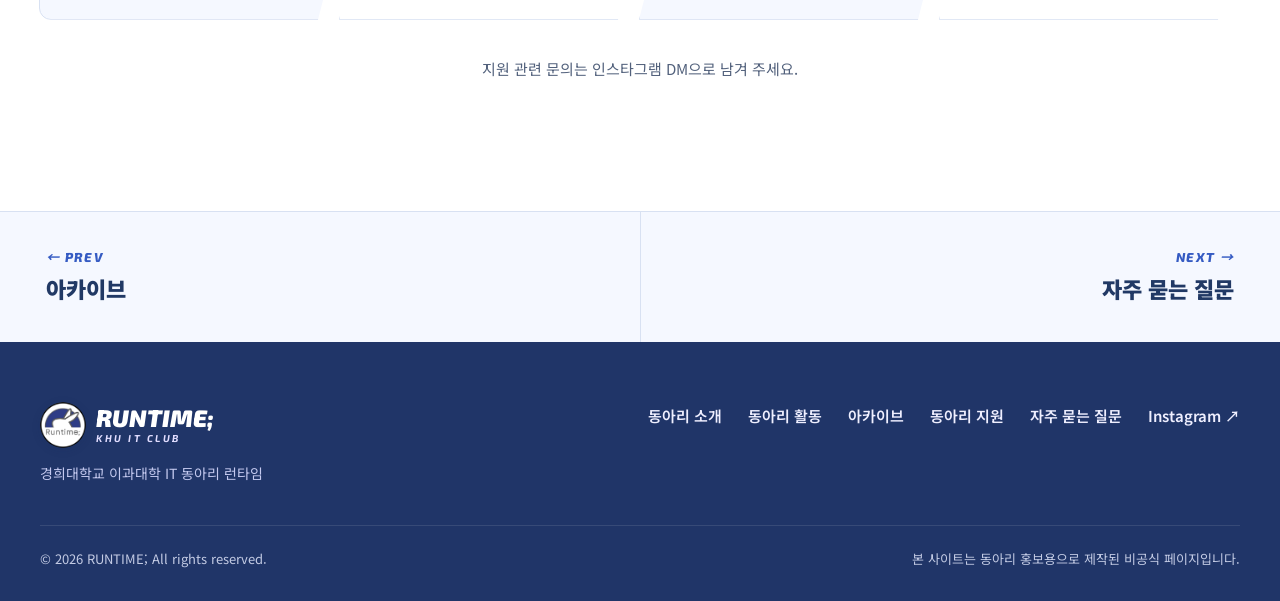
<file: recruit.html>
<!DOCTYPE html>
<html lang="ko">
<head>
  <meta charset="UTF-8">
  <meta name="viewport" content="width=device-width, initial-scale=1.0">
  <title>동아리 지원 | RUNTIME;</title>
  <meta name="description" content="런타임 신규 부원 모집 안내">
  <link rel="icon" href="images/favicon.png" type="image/png">

  <!-- 웹폰트 (인터넷이 없으면 시스템 글꼴로 자동 대체됩니다) -->
  <link rel="preconnect" href="https://fonts.googleapis.com">
  <link rel="preconnect" href="https://fonts.gstatic.com" crossorigin>
  <link href="https://fonts.googleapis.com/css2?family=Exo+2:ital,wght@0,600;0,700;0,800;1,800;1,900&family=Noto+Sans+KR:wght@400;500;700;900&display=swap" rel="stylesheet">

  <link rel="stylesheet" href="css/style.css">
</head>
<body data-page="recruit">

  <!-- 헤더: js/layout.js 가 채워 넣습니다 -->
  <div id="siteHeader"></div>

  <main>
    <!-- 상단 배너: js/layout.js 가 채워 넣습니다 -->
    <section id="pageHero"></section>

    <section class="section recruit">
      <div class="container">
        <div data-recruit-banner></div>
        <div data-cta></div>

        <div class="recruit__block reveal">
          <h3 class="block-title"><span>WHO</span>모집 대상</h3>
          <ul class="targets" id="targetList"></ul>
        </div>

        <div class="recruit__block reveal">
          <h3 class="block-title"><span>HOW</span>지원 방법</h3>
          <ol class="steps" id="stepList"></ol>
        </div>

        <p class="recruit__note reveal">지원 관련 문의는 인스타그램 DM으로 남겨 주세요.</p>
      </div>
    </section>

    <!-- 이전/다음 화면 버튼 -->
    <nav id="pageNav" aria-label="화면 이동"></nav>
  </main>

  <!-- 푸터: js/layout.js 가 채워 넣습니다 -->
  <div id="siteFooter"></div>

  <script src="js/data.js"></script>
  <script src="js/layout.js"></script>
  <script src="js/main.js"></script>
</body>
</html>
</file>
<file: css/style.css>
/* =========================================================
   RUNTIME - 경희대학교 이과대학 IT 동아리
   style.css
   ---------------------------------------------------------
   목차
   0. 변수 / 리셋
   1. 공통 (버튼, 섹션 제목, 등장 애니메이션)
   2. 로딩 / 헤더 / 섹션 도트
   3. HERO
   5. ABOUT
   6. ACTIVITY
   7. RECRUIT (배너, 인스타·구글폼 연결, 지원 방법)
   8. FAQ
   9. 푸터 / 맨 위로
   11. 여러 화면 구조 (상단 배너, 이전/다음)
   12. 홈 요약 섹션
   13. 활동 일정 (학기 중 / 방학)
   14. 아카이브 / 사진 보기
   15. 런타임의 역사 (문서 화면 + 입구)
   16. 홈 VS Code 창
   10. 반응형
   ========================================================= */

/* ---------- 0. 변수 / 리셋 ---------- */
:root {
  /* ===== 클래식 블루 팔레트 (기본 3색) ===== */
  --primary: #172B58;     /* 메인 남색 */
  --soft: #DDDDF2;        /* 라벤더 */
  --white: #FFFFFF;

  /* 기본 3색에서 만든 단계 (진하게 ↔ 연하게) */
  --primary-900: #0E1C3D;
  --primary-700: #22386B;
  --primary-600: #2E4278;
  --primary-400: #5C6A9A;
  --soft-600: #B4B6DE;
  --soft-400: #C9CAE9;
  --soft-100: #ECECF8;
  --soft-50: #F6F6FC;

  /* 화면 곳곳에서 쓰는 이름 (위 팔레트에 연결) */
  --blue: var(--primary);
  --blue-d: var(--primary-900);
  --blue-dd: var(--primary);
  --blue-l: var(--soft);
  --sky: var(--soft-50);
  --navy: var(--primary);
  --navy-2: var(--primary-700);
  --yellow: var(--soft);        /* 강조색 = 라벤더 */
  --yellow-d: var(--soft-400);
  --pink: var(--primary-400);
  --text: #1E2B4D;
  --text-2: #3A4566;
  --muted: #5E6787;
  --line: #E1E1F3;

  --f-en: "Exo 2", "Noto Sans KR", system-ui, sans-serif;
  --f-ko: "Pretendard", "Noto Sans KR", "Apple SD Gothic Neo", "Malgun Gothic", system-ui, sans-serif;

  --header-h: 76px;
  --radius: 16px;
  --shadow: 0 14px 40px rgba(23, 43, 88, .12);
  --shadow-sm: 0 6px 18px rgba(23, 43, 88, .08);
  --ease: cubic-bezier(.2, .8, .2, 1);
}


*, *::before, *::after { box-sizing: border-box; }
html { scroll-behavior: smooth; scroll-padding-top: var(--header-h); }
body {
  margin: 0;
  font-family: var(--f-ko);
  color: var(--text);
  background: var(--white);
  line-height: 1.7;
  word-break: keep-all;
  -webkit-font-smoothing: antialiased;
  overflow-x: hidden;
}
body.is-locked { overflow: hidden; }
img { max-width: 100%; display: block; }
a { color: inherit; text-decoration: none; }
ul, ol { list-style: none; margin: 0; padding: 0; }
h1, h2, h3, h4, p, dl, dd, figure { margin: 0; }
button, input, textarea { font: inherit; color: inherit; }
button { cursor: pointer; background: none; border: 0; padding: 0; }
:focus-visible { outline: 3px solid var(--yellow); outline-offset: 3px; }
.sr-only {
  position: absolute; width: 1px; height: 1px; overflow: hidden;
  clip: rect(0 0 0 0); white-space: nowrap;
}

.container { width: min(1200px, 100% - 48px); margin-inline: auto; position: relative; }
.container--narrow { width: min(880px, 100% - 48px); }
.section { position: relative; padding: 130px 0; }

/* ---------- 1. 공통 ---------- */

/* 평행사변형 버튼 */
.btn {
  --bg: var(--blue);
  --fg: #fff;
  position: relative;
  display: inline-flex; align-items: center; justify-content: center;
  padding: 12px 28px;
  background: var(--bg);
  color: var(--fg);
  font-weight: 700;
  letter-spacing: -.01em;
  transform: skewX(-14deg);
  border-radius: 6px;
  box-shadow: 0 6px 0 rgba(0,0,0,.08);
  transition: transform .25s var(--ease), box-shadow .25s var(--ease), background .25s;
  overflow: hidden;
  white-space: nowrap;
}
.btn > span { display: inline-block; transform: skewX(14deg); position: relative; z-index: 1; }
.btn::after {
  content: ""; position: absolute; inset: 0;
  background: linear-gradient(110deg, transparent 30%, rgba(255,255,255,.45) 50%, transparent 70%);
  transform: translateX(-120%);
  transition: transform .6s var(--ease);
}
.btn:hover { transform: skewX(-14deg) translateY(-3px); box-shadow: 0 10px 0 rgba(0,0,0,.08); }
.btn:hover::after { transform: translateX(120%); }
.btn:active { transform: skewX(-14deg) translateY(0); }
.btn .arr { font-style: normal; display: inline-block; transition: transform .25s; }
.btn:hover .arr { transform: translateX(4px); }

.btn--yellow { --bg: var(--yellow); --fg: var(--navy); }
.btn--yellow:hover { --bg: var(--soft-400); }
.btn--blue { --bg: var(--blue); }
.btn--blue:hover { --bg: var(--blue-d); }
.btn--ghost { --bg: rgba(255,255,255,.75); --fg: var(--blue-d); box-shadow: inset 0 0 0 2px var(--blue); }
.btn--ghost:hover { --bg: #fff; box-shadow: inset 0 0 0 2px var(--blue), 0 8px 0 rgba(0,0,0,.05); }
.btn--ghost-light { --bg: transparent; --fg: #fff; box-shadow: inset 0 0 0 2px rgba(255,255,255,.7); }
.btn--ghost-light:hover { --bg: rgba(255,255,255,.12); }
.btn--sm { padding: 8px 20px; font-size: 14px; }
.btn--lg { padding: 16px 38px; font-size: 17px; }
.btn--block { display: flex; width: 100%; }
.is-hidden { display: none !important; }

/* 섹션 제목 */
.sec-head { margin-bottom: 56px; }
.sec-head__en {
  font-family: var(--f-en);
  font-style: italic;
  font-weight: 900;
  font-size: clamp(44px, 7vw, 84px);
  line-height: 1;
  letter-spacing: -.01em;
  color: var(--blue);
  position: relative;
  display: inline-block;
}
.sec-head__ko {
  margin-top: 12px;
  font-size: clamp(18px, 2vw, 22px);
  font-weight: 700;
  color: var(--navy);
  display: flex; align-items: center; gap: 10px;
}
.sec-head__ko::before { content: ""; width: 26px; height: 3px; background: var(--navy); }
.sec-head--light .sec-head__en { color: #fff; }
.sec-head--light .sec-head__ko { color: var(--soft); }
.sec-head--light .sec-head__ko::before { background: var(--soft); }

/* 스크롤 등장 */
.reveal { opacity: 0; transform: translateY(40px); transition: opacity .8s var(--ease), transform .8s var(--ease); }
.reveal.is-in { opacity: 1; transform: none; }
.values .reveal:nth-child(2), .targets .reveal:nth-child(2) { transition-delay: .12s; }
.values .reveal:nth-child(3), .targets .reveal:nth-child(3) { transition-delay: .24s; }

/* ---------- 2. 로딩 / 헤더 / 도트 ---------- */
.loader {
  position: fixed; inset: 0; z-index: 1000;
  display: grid; place-items: center;
  background: linear-gradient(160deg, #fff 0%, var(--sky) 60%, var(--blue-l) 100%);
  transition: opacity .6s var(--ease), visibility .6s;
}
.loader.is-done { opacity: 0; visibility: hidden; }
.loader__inner { text-align: center; }
.loader__logo { width: 120px; margin: 0 auto 18px; border-radius: 50%; animation: logoPop 1.4s var(--ease) infinite alternate; }
@keyframes logoPop { from { transform: scale(.94); } to { transform: scale(1.04); } }
.loader__text { font-family: var(--f-en); font-style: italic; font-weight: 800; letter-spacing: .2em; color: var(--blue-d); font-size: 14px; }
.loader__dots::after { content: ""; animation: dots 1.2s steps(4) infinite; }
.loader__bar { width: 220px; height: 6px; margin: 14px auto 0; background: var(--blue-l); transform: skewX(-20deg); overflow: hidden; }
.loader__bar span { display: block; height: 100%; width: 0; background: linear-gradient(90deg, var(--primary), var(--primary-400)); animation: load 1.1s var(--ease) forwards; }
@keyframes load { to { width: 100%; } }
@keyframes dots { 0% { content: ""; } 25% { content: "."; } 50% { content: ".."; } 75% { content: "..."; } }
@keyframes spin { to { transform: rotate(360deg); } }

.header {
  position: fixed; top: 0; left: 0; right: 0; z-index: 100;
  height: var(--header-h);
  transition: background .3s, box-shadow .3s, height .3s;
}
.header.is-scrolled {
  background: rgba(255,255,255,.88);
  backdrop-filter: blur(12px);
  -webkit-backdrop-filter: blur(12px);
  box-shadow: 0 4px 24px rgba(23, 43, 88, .08);
}
.header__inner {
  height: 100%;
  width: min(1320px, 100% - 40px);
  margin-inline: auto;
  display: flex; align-items: center; gap: 24px;
}
.logo { display: flex; align-items: center; gap: 10px; flex-shrink: 0; }
.logo__mark { width: 46px; height: 46px; border-radius: 50%; box-shadow: 0 2px 8px rgba(23,43,88,.15); transition: transform .4s var(--ease); }
.logo:hover .logo__mark { transform: rotate(-8deg) scale(1.06); }
.logo__text {
  font-family: var(--f-en); font-weight: 900; font-style: italic;
  font-size: 24px; line-height: 1; color: var(--navy);
  display: flex; flex-direction: column;
}
.logo__text small { font-size: 10px; letter-spacing: .25em; color: var(--blue); font-weight: 700; margin-top: 3px; }
.logo--light .logo__text { color: #fff; }
.logo--light .logo__text small { color: var(--yellow); }

.nav { margin-left: auto; }
.nav__list { display: flex; gap: 6px; }
.nav__home { display: none; }
.nav__link {
  position: relative; display: flex; flex-direction: column; align-items: center;
  padding: 12px 16px; line-height: 1.15;
}
.nav__link em { font-family: var(--f-en); font-style: normal; font-weight: 800; font-size: 15px; letter-spacing: .04em; color: var(--navy); transition: color .2s; }
.nav__link::after {
  content: ""; position: absolute; left: 50%; bottom: 0;
  width: 0; height: 3px; background: var(--blue);
  transform: translateX(-50%) skewX(-30deg);
  transition: width .3s var(--ease);
}
.nav__link:hover em, .nav__link.is-active em { color: var(--primary-600); }
.nav__link:hover::after, .nav__link.is-active::after { width: 70%; }

.header__actions { display: flex; align-items: center; gap: 12px; }
.icon-btn {
  width: 40px; height: 40px; border-radius: 50%;
  display: grid; place-items: center;
  background: #fff; box-shadow: var(--shadow-sm);
  transition: transform .2s, background .2s;
}
.icon-btn svg { width: 20px; height: 20px; fill: none; stroke: var(--navy); stroke-width: 2; }
.icon-btn svg .fill { fill: var(--navy); stroke: none; }
.icon-btn:hover { transform: translateY(-2px) rotate(-6deg); background: var(--yellow); }

.hamburger { display: none; width: 42px; height: 42px; position: relative; }
.hamburger span {
  position: absolute; left: 9px; right: 9px; height: 3px; border-radius: 2px;
  background: var(--navy); transition: transform .3s var(--ease), opacity .2s;
}
.hamburger span:nth-child(1) { top: 12px; }
.hamburger span:nth-child(2) { top: 19.5px; }
.hamburger span:nth-child(3) { top: 27px; }
.hamburger[aria-expanded="true"] span:nth-child(1) { transform: translateY(7.5px) rotate(45deg); }
.hamburger[aria-expanded="true"] span:nth-child(2) { opacity: 0; }
.hamburger[aria-expanded="true"] span:nth-child(3) { transform: translateY(-7.5px) rotate(-45deg); }

/* 오른쪽 섹션 도트 */
.dots {
  position: fixed; right: 26px; top: 50%; transform: translateY(-50%);
  z-index: 90; display: flex; flex-direction: column; gap: 14px;
}
.dots a {
  position: relative; display: block; width: 12px; height: 12px;
  border: 2px solid var(--blue); background: #fff;
  transform: rotate(45deg); transition: background .25s, transform .25s;
}
.dots a::before {
  content: attr(data-label);
  position: absolute; right: 22px; top: 50%;
  transform: rotate(-45deg) translate(0, -50%); transform-origin: right top;
  font-family: var(--f-en); font-style: italic; font-weight: 800; font-size: 11px;
  color: var(--blue-d); white-space: nowrap; opacity: 0; transition: opacity .2s;
  pointer-events: none;
}
.dots a:hover::before, .dots a.is-active::before { opacity: 1; }
.dots a.is-active { background: var(--blue); transform: rotate(45deg) scale(1.25); }
.dots.is-dark a { border-color: #fff; background: transparent; }
.dots.is-dark a.is-active { background: var(--yellow); border-color: var(--yellow); }
.dots.is-dark a::before { color: #fff; }

/* ---------- 3. HERO ---------- */
.hero {
  position: relative;
  min-height: 100vh; min-height: 100svh;
  padding: calc(var(--header-h) + 40px) 0 140px;
  display: flex; align-items: center;
  overflow: hidden;
  background: linear-gradient(180deg, #FFFFFF 0%, var(--soft-50) 100%);
  border-bottom: 1px solid var(--line);
}

.hero__inner {
  display: grid; grid-template-columns: 1.1fr .9fr; gap: 64px; align-items: center;
  width: min(1240px, 100% - 48px);
}
.hero__eyebrow {
  display: inline-flex; align-items: center; gap: 10px;
  font-family: var(--f-en); font-weight: 700; font-size: 13px; letter-spacing: .18em;
  color: var(--blue-d);
  background: #fff; padding: 6px 16px 6px 12px; border-radius: 30px;
  box-shadow: var(--shadow-sm);
}
.pulse { width: 9px; height: 9px; border-radius: 50%; background: var(--primary); box-shadow: 0 0 0 0 rgba(23,43,88,.6); animation: pulse 1.8s infinite; }
@keyframes pulse { 70% { box-shadow: 0 0 0 10px rgba(23,43,88,0); } 100% { box-shadow: 0 0 0 0 rgba(23,43,88,0); } }

.hero__title {
  margin: 22px 0 10px; line-height: .95;
  font-family: var(--f-en); font-weight: 900; font-style: normal;
  font-size: clamp(56px, 7.4vw, 104px); letter-spacing: -.01em;
  color: var(--primary);
}

.hero__sub { font-size: clamp(18px, 2.2vw, 24px); font-weight: 700; color: var(--navy); }
.hero__sub strong { color: var(--blue); }
.hero__copy { margin-top: 14px; font-size: 17px; color: var(--muted); }
.hero__btns { display: flex; flex-wrap: wrap; gap: 16px; margin-top: 34px; padding-left: 6px; }
.hero__dday {
  margin-top: 22px; font-family: var(--f-en); font-weight: 700; font-size: 14px; letter-spacing: .06em; color: var(--blue-d);
  display: flex; align-items: center; gap: 8px;
}
.hero__dday:empty { display: none; }
.hero__dday b { background: var(--navy); color: var(--yellow); padding: 2px 10px; transform: skewX(-12deg); display: inline-block; }

@keyframes bob { 50% { transform: translateY(-6px) rotate(-3deg); } }

.caret { display: inline-block; width: 2px; height: 1.15em; margin-left: 1px; background: #AEAFAD; vertical-align: -3px; animation: blink 1s steps(1) infinite; }
@keyframes blink { 50% { opacity: 0; } }

.scroll-down {
  position: absolute; left: 50%; bottom: 70px; transform: translateX(-50%);
  display: flex; flex-direction: column; align-items: center; gap: 6px;
  font-family: var(--f-en); font-weight: 700; font-size: 11px; letter-spacing: .3em; color: var(--blue-d);
}
.scroll-down i { width: 2px; height: 34px; background: linear-gradient(var(--blue) 50%, transparent 50%); background-size: 100% 200%; animation: scrollLine 1.6s linear infinite; }
@keyframes scrollLine { from { background-position: 0 100%; } to { background-position: 0 -100%; } }

.ticker {
  position: absolute; left: 0; right: 0; bottom: 0;
  background: var(--navy); color: #fff; overflow: hidden;
  padding: 12px 0;
}
.ticker__track { display: flex; gap: 26px; width: max-content; animation: ticker 28s linear infinite; }
.ticker span { font-family: var(--f-en); font-style: italic; font-weight: 800; letter-spacing: .08em; font-size: 15px; }
.ticker b { color: var(--yellow); font-size: 10px; align-self: center; }
@keyframes ticker { to { transform: translateX(-50%); } }

/* ---------- 5. ABOUT ---------- */
.about { background: linear-gradient(180deg, var(--sky), #fff); overflow: hidden; }
.about__grid { display: grid; grid-template-columns: 1.2fr .8fr; gap: 56px; align-items: start; }
.about__lead { font-size: clamp(26px, 3.4vw, 40px); font-weight: 800; line-height: 1.35; color: var(--navy); margin-bottom: 28px; }
.about__lead .hl { font-family: var(--f-en); font-style: italic; font-weight: 900; color: var(--blue); }
.about__lead strong { background: linear-gradient(transparent 60%, var(--soft) 60%); }
.about__intro p + p { margin-top: 16px; }
.about__intro p:not(.about__lead) { font-size: 17px; color: var(--text-2); }

.panel {
  position: relative;
  background: #fff; border-radius: var(--radius);
  box-shadow: var(--shadow);
  overflow: hidden;
  border: 1px solid var(--line);
}
.panel::before {
  content: ""; position: absolute; top: 0; right: 0; width: 70px; height: 70px;
  background: linear-gradient(225deg, var(--yellow) 50%, transparent 50%);
}
.panel__head {
  display: flex; align-items: center; gap: 10px;
  padding: 16px 22px;
  background: var(--navy); color: #fff;
  font-family: var(--f-en); font-weight: 800; font-style: italic; letter-spacing: .1em; font-size: 14px;
}
.panel__dot { width: 8px; height: 8px; border-radius: 50%; background: var(--soft); }
.panel__id { margin-left: auto; margin-right: 40px; font-weight: 600; font-style: normal; color: #9AA1C6; font-size: 12px; }
.panel__body { padding: 10px 22px; }
.panel__row { display: grid; grid-template-columns: 64px 1fr; gap: 12px; padding: 13px 0; border-bottom: 1px dashed var(--line); }
.panel__row:last-child { border-bottom: 0; }
.panel__row dt { font-size: 13px; font-weight: 800; color: var(--blue); }
.panel__row dd { font-weight: 600; color: var(--navy); }
.panel__link {
  display: flex; justify-content: space-between; align-items: center;
  margin: 6px 22px 22px; padding: 14px 18px;
  background: var(--sky); border-radius: 10px; font-weight: 700; color: var(--blue-d);
  transition: background .2s;
}
.panel__link:hover { background: var(--blue-l); }

.values { display: grid; grid-template-columns: repeat(3, 1fr); gap: 24px; margin-top: 80px; }
.value {
  position: relative; padding: 34px 30px 30px;
  background: #fff; border-radius: var(--radius);
  box-shadow: var(--shadow-sm); border: 1px solid var(--line);
  overflow: hidden;
  transition: transform .35s var(--ease), box-shadow .35s var(--ease);
}
.value:hover { transform: translateY(-8px); box-shadow: var(--shadow); }
.value::after {
  content: ""; position: absolute; left: 0; bottom: 0; height: 5px; width: 100%;
  background: linear-gradient(90deg, var(--primary), var(--soft-600));
  transform: scaleX(0); transform-origin: left; transition: transform .45s var(--ease);
}
.value:hover::after { transform: scaleX(1); }
.value__num { position: absolute; right: 22px; top: 14px; font-family: var(--f-en); font-style: italic; font-weight: 900; font-size: 54px; color: var(--blue-l); line-height: 1; }
.value__en { font-family: var(--f-en); font-style: italic; font-weight: 900; font-size: 30px; color: var(--blue); }
.value__ko { font-weight: 800; color: var(--navy); margin-top: 2px; }
.value__desc { margin-top: 14px; color: var(--muted); font-size: 15px; }

/* ---------- 6. ACTIVITY ---------- */
.activity {
  background:
    var(--primary);
  color: #fff;
  overflow: hidden;
}

.act { position: relative; }
.act__stage { position: relative; min-height: 420px; }
.act-card {
  --c: var(--blue);
  display: grid; grid-template-columns: .9fr 1.1fr;
  border-radius: 20px; overflow: hidden;
  background: #fff; color: var(--text);
  box-shadow: 0 30px 60px rgba(0,0,0,.3);
  animation: cardIn .55s var(--ease);
}
@keyframes cardIn { from { opacity: 0; transform: translateX(40px); } to { opacity: 1; transform: none; } }
.act-card__visual {
  position: relative; min-height: 420px;
  background:
    var(--c);
  color: #fff; padding: 34px;
  display: flex; flex-direction: column; justify-content: space-between;
  overflow: hidden;
}
.act-card__num { font-family: var(--f-en); font-weight: 800; font-size: 14px; letter-spacing: .16em; color: var(--soft); }
.act-card__name { margin-top: auto; font-size: clamp(30px, 3.4vw, 42px); font-weight: 900; line-height: 1.25; }
.act-card__en { margin-top: 8px; font-family: var(--f-en); font-weight: 800; font-size: 15px; letter-spacing: .12em; color: var(--soft); }
.act-card__body { padding: 44px 44px 40px; display: flex; flex-direction: column; }
.act-card__period {
  align-self: flex-start;
  font-size: 13px; font-weight: 800; color: var(--c);
  border: 2px solid var(--c); padding: 3px 14px; transform: skewX(-12deg);
}
.act-card__title { margin-top: 18px; font-size: 30px; font-weight: 900; color: var(--navy); }
.act-card__desc { margin-top: 14px; color: var(--text-2); font-size: 16.5px; }
.act-card__tags { display: flex; flex-wrap: wrap; gap: 8px; margin-top: auto; padding-top: 26px; }
.act-card__tags li { font-size: 13.5px; font-weight: 700; color: var(--navy); background: var(--sky); padding: 6px 14px; border-radius: 30px; }
.act-card__tags li::before { content: "#"; color: var(--c); margin-right: 2px; }

.act__controls { display: flex; align-items: center; gap: 14px; margin-top: 28px; }
.act__arrow {
  flex-shrink: 0; width: 48px; height: 48px;
  display: grid; place-items: center;
  font-size: 30px; line-height: 1; color: var(--navy);
  background: var(--yellow); transform: skewX(-12deg); border-radius: 6px;
  transition: transform .2s, background .2s;
}
.act__arrow:hover { background: #fff; transform: skewX(-12deg) scale(1.06); }
.act__list { flex: 1; display: grid; grid-template-columns: repeat(var(--n, 5), 1fr); gap: 10px; }
.act__tab {
  position: relative; width: 100%;
  display: flex; align-items: center; gap: 12px;
  padding: 12px 14px; text-align: left;
  background: rgba(255,255,255,.07); border: 1px solid rgba(255,255,255,.14);
  border-radius: 10px; color: var(--soft-100);
  transition: background .25s, border-color .25s, color .25s, transform .25s;
  overflow: hidden;
}
.act__tab:hover { background: rgba(255,255,255,.14); transform: translateY(-3px); }
.act__tab-txt { display: flex; flex-direction: column; line-height: 1.25; min-width: 0; }
.act__tab-num { flex-shrink: 0; font-family: var(--f-en); font-weight: 800; font-size: 13px; color: var(--soft-600); }
.act__tab.is-active .act__tab-num { color: var(--primary-400); }
.act__tab-txt strong { font-size: 15px; font-weight: 800; white-space: nowrap; overflow: hidden; text-overflow: ellipsis; }
.act__tab-txt em { font-family: var(--f-en); font-style: normal; font-weight: 700; font-size: 11px; letter-spacing: .06em; opacity: .7; white-space: nowrap; overflow: hidden; text-overflow: ellipsis; }
.act__tab.is-active { background: #fff; color: var(--navy); border-color: #fff; }
.act__tab::after {
  content: ""; position: absolute; left: 0; bottom: 0; height: 3px; width: 0; background: var(--primary);
}
.act__tab.is-active.is-playing::after { animation: progress var(--dur, 6s) linear forwards; }
@keyframes progress { to { width: 100%; } }

/* ---------- 7. RECRUIT ---------- */
.recruit { background: #fff; }
.recruit-banner {
  position: relative;
  display: flex; align-items: center; justify-content: space-between; gap: 30px;
  padding: 44px 50px;
  border-radius: 20px; overflow: hidden;
  background:
    var(--primary);
  color: #fff;
  box-shadow: var(--shadow);
}
.recruit-banner__term { display: inline-block; background: var(--yellow); color: var(--navy); font-weight: 800; font-size: 13px; padding: 3px 14px; transform: skewX(-12deg); }
.recruit-banner__title { margin-top: 14px; font-size: clamp(24px, 3.2vw, 36px); font-weight: 900; }
.recruit-banner__text { position: relative; z-index: 1; }
.recruit-banner__desc { margin-top: 10px; color: var(--soft); white-space: pre-line; font-size: 16.5px; }
.recruit-banner__logo {
  position: relative; z-index: 1; flex-shrink: 0;
  width: 92px; height: 92px; border-radius: 50%;
  box-shadow: 0 0 0 4px rgba(255,255,255,.18);
}

/* 인스타 / 구글폼 연결 버튼 */
.cta-grid { display: grid; grid-template-columns: 1fr 1fr; gap: 24px; margin-top: 28px; }
.cta {
  --c: var(--blue);
  position: relative; overflow: hidden;
  display: flex; align-items: center; gap: 22px;
  padding: 30px 34px; border-radius: 18px;
  background: #fff; border: 2px solid var(--line);
  box-shadow: var(--shadow-sm);
  transition: transform .3s var(--ease), box-shadow .3s var(--ease), border-color .3s;
}
.cta::before {
  content: ""; position: absolute; inset: 0 auto 0 0; width: 8px; background: var(--c);
  transition: width .4s var(--ease);
}
.cta:hover { transform: translateY(-6px); box-shadow: var(--shadow); border-color: var(--c); }
.cta:hover::before { width: 14px; }
.cta--insta { --c: var(--primary-600); }
.cta--insta .cta__icon { background: var(--primary-600); }
.cta--form { --c: var(--blue-dd); }
.cta--form .cta__icon { background: var(--primary); }
.cta__icon {
  flex-shrink: 0; width: 66px; height: 66px; border-radius: 18px;
  display: grid; place-items: center;
}
.cta__icon svg { width: 34px; height: 34px; fill: none; stroke: #fff; stroke-width: 2; stroke-linecap: round; }
.cta__icon svg .fill { fill: #fff; stroke: none; }
.cta__body { display: flex; flex-direction: column; min-width: 0; line-height: 1.35; }
.cta__body em { font-family: var(--f-en); font-style: italic; font-weight: 900; font-size: 13px; letter-spacing: .14em; color: var(--c); }
.cta__body strong { font-size: 23px; font-weight: 900; color: var(--navy); margin: 4px 0 6px; }
.cta__body > span { font-size: 14.5px; color: var(--muted); }
.cta__body .cta__handle { margin-top: 6px; font-family: var(--f-en); font-weight: 700; color: var(--c); }
.cta__go {
  margin-left: auto; flex-shrink: 0;
  width: 46px; height: 46px; display: grid; place-items: center;
  font-size: 20px; font-weight: 900; color: var(--navy);
  background: var(--yellow); transform: skewX(-12deg); border-radius: 6px;
  transition: transform .3s var(--ease);
}
.cta:hover .cta__go { transform: skewX(-12deg) translate(3px, -3px); }
.cta.is-disabled { cursor: default; filter: grayscale(1); opacity: .7; }
.cta.is-disabled:hover { transform: none; box-shadow: var(--shadow-sm); border-color: var(--line); }
.cta.is-disabled .cta__go { background: var(--soft-100); }

.recruit__note { margin-top: 36px; text-align: center; color: var(--muted); font-size: 15px; }
.recruit__block { margin-top: 70px; }
.block-title { display: flex; align-items: baseline; gap: 12px; font-size: 22px; font-weight: 800; color: var(--navy); margin-bottom: 24px; }
.block-title span { font-family: var(--f-en); font-style: italic; font-weight: 900; font-size: 15px; letter-spacing: .1em; color: var(--blue); }

.targets { display: grid; grid-template-columns: repeat(3, 1fr); gap: 20px; }
.target {
  padding: 28px; border-radius: var(--radius);
  background: var(--sky); border: 1px solid var(--line);
  position: relative; overflow: hidden;
}
.target::before {
  content: "✓"; display: grid; place-items: center;
  width: 36px; height: 36px; border-radius: 50%;
  background: var(--blue); color: #fff; font-weight: 900; margin-bottom: 14px;
}
.target h4 { font-size: 19px; font-weight: 800; color: var(--navy); }
.target p { margin-top: 8px; color: var(--muted); font-size: 15px; }

.steps { display: grid; grid-template-columns: repeat(4, 1fr); gap: 0; counter-reset: s; }
.step {
  position: relative; padding: 30px 26px 28px 34px;
  background: #fff; border: 1px solid var(--line);
  margin-left: -1px;
  clip-path: polygon(0 0, calc(100% - 22px) 0, 100% 50%, calc(100% - 22px) 100%, 0 100%, 22px 50%);
  transition: background .25s;
}
.step:first-child { clip-path: polygon(0 0, calc(100% - 22px) 0, 100% 50%, calc(100% - 22px) 100%, 0 100%); border-radius: 12px 0 0 12px; padding-left: 26px; }
.step:nth-child(odd) { background: var(--sky); }
.step:hover { background: var(--blue-l); }
.step.is-now { background: var(--blue); color: #fff; }
.step.is-now .step__date, .step.is-now .step__desc { color: var(--soft-100); }
.step__num { font-family: var(--f-en); font-style: italic; font-weight: 900; font-size: 15px; color: var(--blue); }
.step.is-now .step__num { color: var(--yellow); }
.step__title { font-size: 19px; font-weight: 800; margin-top: 4px; }
.step__date { font-family: var(--f-en); font-weight: 700; color: var(--blue-d); margin-top: 2px; }
.step__desc { font-size: 14px; color: var(--muted); margin-top: 4px; }

/* ---------- 8. FAQ ---------- */
.faq { background: linear-gradient(180deg, #fff, var(--sky)); }
.faq__list { display: flex; flex-direction: column; gap: 14px; }
.faq-item { background: #fff; border-radius: 14px; border: 1px solid var(--line); box-shadow: var(--shadow-sm); overflow: hidden; }
.faq-item summary {
  list-style: none; cursor: pointer;
  display: flex; align-items: center; gap: 16px;
  padding: 22px 26px; font-weight: 700; font-size: 17px; color: var(--navy);
}
.faq-item summary::-webkit-details-marker { display: none; }
.faq-item summary::before {
  content: "Q"; flex-shrink: 0;
  width: 34px; height: 34px; display: grid; place-items: center;
  font-family: var(--f-en); font-style: italic; font-weight: 900;
  background: var(--blue); color: #fff; transform: skewX(-10deg); border-radius: 4px;
}
.faq-item summary::after {
  content: "+"; margin-left: auto; font-size: 26px; font-weight: 400; color: var(--blue);
  transition: transform .3s var(--ease);
}
.faq-item[open] summary::after { transform: rotate(45deg); }
.faq-item[open] { border-color: var(--blue); }
.faq-item__a { padding: 0 26px 24px 76px; color: var(--text-2); animation: fadeDown .35s var(--ease); }
@keyframes fadeDown { from { opacity: 0; transform: translateY(-8px); } to { opacity: 1; transform: none; } }

/* ---------- 9. 푸터 / 모달 / 토스트 / 맨 위로 ---------- */
.footer { background: var(--primary-900); color: var(--soft-600); padding: 60px 0 30px; }
.footer__inner { display: flex; justify-content: space-between; align-items: flex-start; gap: 30px; flex-wrap: wrap; }
.footer__brand p { margin-top: 14px; font-size: 14px; }
.footer__links { display: flex; flex-wrap: wrap; gap: 6px 26px; }
.footer__links a { font-weight: 600; font-size: 15px; color: var(--soft-100); transition: color .2s; }
.footer__links a:hover { color: var(--yellow); }
.footer__bottom { margin-top: 40px; padding-top: 22px; border-top: 1px solid rgba(255,255,255,.1); display: flex; justify-content: space-between; flex-wrap: wrap; gap: 8px; font-size: 13px; color: #8C93B8; }

.to-top {
  position: fixed; right: 22px; bottom: 22px; z-index: 90;
  width: 50px; height: 50px; display: grid; place-items: center;
  background: var(--navy); color: var(--yellow); font-weight: 900; font-size: 20px;
  transform: skewX(-10deg) translateY(20px); border-radius: 8px;
  opacity: 0; visibility: hidden;
  transition: opacity .3s, transform .3s, visibility .3s, background .2s;
  box-shadow: var(--shadow);
}
.to-top.is-show { opacity: 1; visibility: visible; transform: skewX(-10deg); }
.to-top:hover { background: var(--primary-600); color: #fff; }

/* ---------- 10. 반응형 ---------- */
@media (max-width: 1100px) {
  .nav__link { padding: 8px 10px; }
  .act__tab-txt em { display: none; }
}

@media (max-width: 900px) {
  :root { --header-h: 64px; }
  .section { padding: 96px 0; }
  .hamburger { display: block; }
  .header__apply { display: none; }
  /* backdrop-filter가 있으면 안쪽 fixed 메뉴가 헤더 높이에 갇히므로 모바일에선 끔 */
  .header, .header.is-scrolled { background: rgba(255,255,255,.97); backdrop-filter: none; -webkit-backdrop-filter: none; }
  .nav {
    position: fixed; top: var(--header-h); left: 0; right: 0; bottom: 0;
    background: #fff;
    padding: 30px 24px;
    transform: translateX(100%); transition: transform .4s var(--ease);
    overflow-y: auto;
  }
  .nav.is-open { transform: none; }
  .nav__list { flex-direction: column; gap: 4px; }
  .nav__home { display: block; }
  .nav__link { flex-direction: row; align-items: baseline; gap: 14px; padding: 16px 8px; border-bottom: 1px solid var(--line); }
  .nav__link em { font-size: 26px; }
  .nav__link::after { display: none; }
  .header__actions { margin-left: auto; }
  .nav { margin-left: 0; }
  .dots { display: none; }

  .about__grid { grid-template-columns: 1fr; gap: 40px; }
  .values { grid-template-columns: 1fr; }
  .act-card { grid-template-columns: 1fr; }
  .act-card__visual { min-height: 200px; }
  .act-card__body { padding: 30px 26px; }
  .targets { grid-template-columns: 1fr; }
  .steps { grid-template-columns: 1fr 1fr; gap: 10px; }
  .step, .step:first-child { clip-path: none; border-radius: 12px; margin-left: 0; padding: 22px; }
  .recruit-banner { flex-direction: column; align-items: flex-start; padding: 34px 28px; }
  .recruit-banner__logo { width: 72px; height: 72px; align-self: flex-end; margin-top: -10px; }
  .cta-grid { grid-template-columns: 1fr; }
}

@media (max-width: 600px) {
  .container, .hero__inner { width: calc(100% - 36px); }
  .logo__text { font-size: 20px; }
  .hero__eyebrow { font-size: 10.5px; letter-spacing: .1em; }
  .hero { padding-bottom: 120px; }
  .btn--lg { padding: 14px 28px; font-size: 16px; }
  .steps { grid-template-columns: 1fr; }
  .faq-item summary { padding: 18px; font-size: 15.5px; }
  .faq-item__a { padding: 0 18px 20px 18px; }
  .cta { padding: 22px 20px; gap: 16px; }
  .cta__icon { width: 54px; height: 54px; border-radius: 14px; }
  .cta__body strong { font-size: 19px; }
  .cta__go { width: 38px; height: 38px; font-size: 17px; }
}


/* ---------- 11. 여러 화면 구조 ---------- */
.page-hero {
  position: relative; overflow: hidden;
  padding: calc(var(--header-h) + 56px) 0 52px;
  background: var(--soft-50);
  border-bottom: 1px solid var(--line);
}
.page-hero__inner { position: relative; z-index: 1; }
.crumb { display: flex; align-items: center; gap: 10px; font-size: 13px; font-weight: 700; color: var(--muted); margin-bottom: 18px; }
.crumb a { font-family: var(--f-en); letter-spacing: .1em; color: var(--blue-d); }
.crumb a:hover { text-decoration: underline; }
.crumb i { font-style: normal; color: var(--line); }
.page-hero__en {
  font-family: var(--f-en); font-style: italic; font-weight: 900;
  font-size: clamp(44px, 6vw, 76px); line-height: 1; color: var(--blue);
}
.page-hero__ko { margin-top: 12px; font-size: clamp(22px, 2.6vw, 30px); font-weight: 900; color: var(--navy); }
.page-hero__desc { margin-top: 8px; color: var(--muted); font-size: 16.5px; }

.page-nav { background: var(--sky); border-top: 1px solid var(--line); }
.page-nav__inner { display: grid; grid-template-columns: 1fr 1fr; }
.page-nav__link {
  display: flex; flex-direction: column; gap: 2px; padding: 34px 6px;
  transition: background .25s, padding .25s var(--ease);
}
.page-nav__link small { font-family: var(--f-en); font-style: italic; font-weight: 800; font-size: 13px; letter-spacing: .1em; color: var(--blue); }
.page-nav__link strong { font-size: 22px; font-weight: 900; color: var(--navy); }
.page-nav__link--next { text-align: right; align-items: flex-end; border-left: 1px solid var(--line); }
.page-nav__link--prev:hover { padding-left: 20px; }
.page-nav__link--next:hover { padding-right: 20px; }
.page-nav__link:hover strong { color: var(--blue); }

.block-title b { font-weight: 800; }
.block-title--light { color: #fff; }
.block-title--light span { color: var(--yellow); }
.activity--page { padding-top: 90px; }

/* ---------- 12. 홈 요약 섹션 ---------- */
.sec-head--row { display: flex; align-items: flex-end; justify-content: space-between; gap: 20px; flex-wrap: wrap; }
.home-about { display: grid; grid-template-columns: 1.3fr .7fr; gap: 56px; align-items: center; }
.home-about .about__intro p:not(.about__lead) { font-size: 17px; color: var(--text-2); }
.more-link {
  display: inline-flex; align-items: center; gap: 8px; margin-top: 26px;
  font-weight: 800; color: var(--blue-d);
  border-bottom: 2px solid var(--soft-600); padding-bottom: 2px;
}
.more-link span { transition: transform .25s; }
.more-link:hover span { transform: translateX(5px); }
.mini-values { display: flex; flex-direction: column; gap: 14px; }
.mini-values li {
  display: flex; align-items: baseline; gap: 16px;
  padding: 20px 26px; background: #fff; border-radius: 14px;
  border: 1px solid var(--line); box-shadow: var(--shadow-sm);
  transition: transform .3s var(--ease);
}
.mini-values li:hover { transform: translateX(-8px); }
.mini-values em { font-family: var(--f-en); font-style: italic; font-weight: 900; font-size: 26px; color: var(--blue); min-width: 96px; }
.mini-values span { font-weight: 700; color: var(--navy); }

.mini-acts { position: relative; display: grid; grid-template-columns: repeat(4, 1fr); gap: 18px; }
.mini-act a {
  position: relative; display: flex; flex-direction: column; height: 100%;
  padding: 26px 24px 24px; border-radius: 16px; overflow: hidden;
  background: rgba(255,255,255,.06); border: 1px solid rgba(255,255,255,.14);
  color: #fff;
  transition: background .3s, transform .3s var(--ease), border-color .3s;
}
.mini-act a::before { content: ""; position: absolute; left: 0; top: 0; right: 0; height: 5px; background: var(--soft); }
.mini-act a:hover { background: #fff; color: var(--navy); transform: translateY(-8px); border-color: #fff; }
.mini-act__num { position: absolute; right: 18px; top: 12px; font-family: var(--f-en); font-style: italic; font-weight: 900; font-size: 40px; color: rgba(255,255,255,.12); }
.mini-act a:hover .mini-act__num { color: var(--blue-l); }
.mini-act__en { margin-top: 26px; font-family: var(--f-en); font-style: italic; font-weight: 800; font-size: 13px; letter-spacing: .06em; color: var(--yellow); }
.mini-act a:hover .mini-act__en { color: var(--c); }
.mini-act__title { margin-top: 2px; font-size: 21px; font-weight: 900; }
.mini-act__desc { margin-top: 8px; font-size: 14.5px; color: var(--soft-600); flex: 1; }
.mini-act a:hover .mini-act__desc { color: var(--muted); }
.mini-act__more { margin-top: 18px; font-size: 14px; font-weight: 800; color: var(--yellow); }
.mini-act a:hover .mini-act__more { color: var(--primary); }
.mini-act a:hover::before { background: var(--primary); }

.home-archive { background: linear-gradient(180deg, #fff, var(--sky)); }
.recruit .cta-grid { margin-bottom: 0; }

.faq-band { background: var(--navy); color: #fff; padding: 46px 0; overflow: hidden; }
.faq-band__inner { display: flex; align-items: center; justify-content: space-between; gap: 20px; flex-wrap: wrap; }
.faq-band p { font-size: 22px; font-weight: 800; display: flex; align-items: baseline; gap: 14px; }
.faq-band em { font-family: var(--f-en); font-style: italic; font-weight: 900; font-size: 34px; color: var(--yellow); }

.faq-contact {
  margin-top: 40px; padding: 28px 30px; border-radius: 16px;
  display: flex; align-items: center; justify-content: space-between; gap: 18px; flex-wrap: wrap;
  background: #fff; border: 2px dashed var(--blue-l);
}
.faq-contact p { color: var(--muted); }
.faq-contact strong { color: var(--navy); margin-right: 6px; }

/* ---------- 13. 활동 일정 (학기 중 / 방학) ---------- */
.schedule-sec { background: linear-gradient(180deg, var(--sky), #fff); }
.terms { display: grid; grid-template-columns: repeat(2, 1fr); gap: 26px; align-items: stretch; }
.term {
  --c: var(--blue);
  position: relative; overflow: hidden;
  background: #fff; border-radius: 20px; border: 1px solid var(--line);
  box-shadow: var(--shadow);
}
.term--b { --c: var(--primary-400); }
.term__head {
  position: relative; padding: 28px 30px 24px; color: #fff;
  background:
    var(--c);
  display: grid; grid-template-columns: 1fr auto; align-items: end; row-gap: 2px;
}
.term__en { grid-column: 1 / -1; font-family: var(--f-en); font-style: italic; font-weight: 900; font-size: 14px; letter-spacing: .14em; opacity: .85; }
.term__name { font-size: 32px; font-weight: 900; line-height: 1.2; }
.term__months {
  font-family: var(--f-en); font-weight: 800; font-size: 15px;
  background: rgba(255,255,255,.18); padding: 4px 14px; border-radius: 30px;
}
.term__items { padding: 26px 30px 30px; display: flex; flex-direction: column; gap: 12px; }
.term__items li {
  position: relative; display: flex; align-items: center; gap: 14px;
  padding: 16px 20px; border-radius: 12px; background: var(--sky);
  font-size: 18px; font-weight: 800; color: var(--navy);
  transition: transform .25s var(--ease), background .25s;
}
.term__items li::before {
  content: ""; flex-shrink: 0; width: 12px; height: 12px;
  background: var(--c); transform: rotate(45deg);
}
.term__items li:hover { transform: translateX(6px); background: color-mix(in srgb, var(--c) 12%, #fff); }
.terms__note { margin-top: 22px; font-size: 14px; color: var(--muted); }

/* ---------- 14. 아카이브 / 사진 보기 ---------- */
.archive { background: #fff; padding-top: 80px; }
.arc-bar { display: flex; align-items: center; justify-content: space-between; gap: 16px; flex-wrap: wrap; margin-bottom: 30px; }
.arc-filters { margin-bottom: 0; }
.arc-filters .tab b { font-family: var(--f-en); font-weight: 800; margin-left: 4px; opacity: .7; display: inline-block; }
.arc-total { font-family: var(--f-en); font-style: italic; font-weight: 800; letter-spacing: .1em; color: var(--muted); }
.arc-total b { font-size: 26px; color: var(--blue); margin-left: 6px; }

.tabs { display: flex; flex-wrap: wrap; gap: 10px; margin-bottom: 28px; }
.tab {
  padding: 8px 22px; font-weight: 700; font-size: 15px;
  color: var(--muted); background: var(--sky);
  transform: skewX(-14deg); border-radius: 4px;
  transition: background .2s, color .2s;
}
.tab:hover { color: var(--blue-d); background: var(--blue-l); }
.tab.is-active { background: var(--navy); color: #fff; }

.arc-grid { display: grid; grid-template-columns: repeat(3, 1fr); gap: 26px; }
.arc-grid--home { grid-template-columns: repeat(4, 1fr); gap: 20px; }
.arc-item { animation: cardUp .5s var(--ease) both; }
@keyframes cardUp { from { opacity: 0; transform: translateY(24px); } to { opacity: 1; transform: none; } }
.arc-card {
  --c: var(--blue);
  display: flex; flex-direction: column; width: 100%; height: 100%; text-align: left;
  background: #fff; border-radius: 16px; overflow: hidden;
  border: 1px solid var(--line); box-shadow: var(--shadow-sm);
  transition: transform .35s var(--ease), box-shadow .35s var(--ease);
}
.arc-card:hover { transform: translateY(-8px); box-shadow: var(--shadow); }
.arc-thumb { position: relative; display: block; aspect-ratio: 4 / 3; overflow: hidden; background: var(--sky); }
.arc-thumb__img { width: 100%; height: 100%; object-fit: cover; transition: transform .6s var(--ease); }
.arc-card:hover .arc-thumb__img { transform: scale(1.06); }
.arc-thumb__img.is-broken, .lb__img.is-broken { display: none; }
.arc-ph {
  position: absolute; inset: 0;
  display: flex; flex-direction: column; align-items: center; justify-content: center; gap: 8px;
  color: #fff;
  background:
    var(--c);
}
.arc-ph.is-fallback { display: none; }
.is-broken + .arc-ph.is-fallback { display: flex; }
.arc-ph__icon { font-family: var(--f-en); font-weight: 900; font-size: 52px; line-height: 1; opacity: .9; transition: transform .5s var(--ease); }
.arc-card:hover .arc-ph__icon { transform: scale(1.15) rotate(-6deg); }
.arc-ph__txt { font-family: var(--f-en); font-weight: 800; font-size: 11px; letter-spacing: .25em; opacity: .75; }
.arc-count {
  position: absolute; right: 12px; bottom: 12px;
  background: rgba(23,43,88,.75); color: #fff; font-size: 12px; font-weight: 700;
  padding: 3px 10px; border-radius: 20px;
}
.arc-sample {
  display: inline-block;
  background: var(--yellow); color: var(--navy); font-size: 11.5px; font-weight: 900;
  padding: 2px 10px; transform: skewX(-12deg);
}
.arc-thumb .arc-sample { position: absolute; left: 12px; top: 12px; }
.arc-sample[hidden] { display: none; }
.arc-info { display: flex; flex-direction: column; gap: 6px; padding: 18px 20px 22px; }
.arc-meta { display: flex; align-items: center; gap: 10px; font-size: 13px; }
.arc-cat { font-weight: 900; color: var(--c); }
.arc-date { font-family: var(--f-en); font-weight: 700; color: var(--muted); }
.arc-title { font-size: 17.5px; font-weight: 800; color: var(--navy); line-height: 1.4; }
.arc-empty { grid-column: 1 / -1; padding: 60px 0; text-align: center; color: var(--muted); }
.arc-help { margin-top: 28px; text-align: center; font-size: 14px; color: var(--muted); }

.lb { --c: var(--blue); position: fixed; inset: 0; z-index: 500; display: grid; place-items: center; padding: 24px; visibility: hidden; }
.lb.is-open { visibility: visible; }
.lb__backdrop { position: absolute; inset: 0; background: rgba(14, 28, 61, .78); backdrop-filter: blur(4px); opacity: 0; transition: opacity .3s; }
.lb.is-open .lb__backdrop { opacity: 1; }
.lb__box {
  position: relative; width: min(1000px, 100%); max-height: 90vh; overflow: auto;
  display: grid; grid-template-columns: 1.5fr 1fr;
  background: #fff; border-radius: 20px; box-shadow: 0 30px 80px rgba(0,0,0,.4);
  transform: translateY(30px) scale(.97); opacity: 0;
  transition: transform .35s var(--ease), opacity .3s;
}
.lb.is-open .lb__box { transform: none; opacity: 1; }
.lb__close {
  position: absolute; right: 14px; top: 14px; z-index: 3;
  width: 42px; height: 42px; border-radius: 50%;
  font-size: 28px; line-height: 1; color: var(--navy); background: #fff; box-shadow: var(--shadow-sm);
}
.lb__close:hover { background: var(--yellow); }
.lb__media { position: relative; min-height: 420px; background: var(--primary-900); }
.lb__stage { position: absolute; inset: 0; }
.lb__img { width: 100%; height: 100%; object-fit: contain; }
.lb__stage .arc-ph__icon { font-size: 90px; }
.lb__nav {
  position: absolute; top: 50%; transform: translateY(-50%) skewX(-10deg);
  width: 46px; height: 46px; display: grid; place-items: center;
  font-size: 28px; color: var(--navy); background: var(--yellow); border-radius: 6px; z-index: 2;
}
.lb__nav[hidden] { display: none; }
.lb__nav--prev { left: 14px; }
.lb__nav--next { right: 14px; }
.lb__counter {
  position: absolute; left: 14px; bottom: 14px; z-index: 2;
  background: rgba(23,43,88,.75); color: #fff; font-size: 13px; font-weight: 700; font-family: var(--f-en);
  padding: 4px 12px; border-radius: 20px;
}
.lb__info { padding: 40px 32px 32px; border-top: 6px solid var(--c); }
.lb__meta { display: flex; align-items: center; gap: 10px; flex-wrap: wrap; font-family: var(--f-en); font-weight: 700; color: var(--muted); font-size: 14px; }
.lb__cat { font-family: var(--f-ko); font-weight: 900; color: #fff; background: var(--c); padding: 2px 12px; transform: skewX(-12deg); }
.lb__title { margin-top: 14px; font-size: 24px; font-weight: 900; color: var(--navy); line-height: 1.4; }
.lb__desc { margin-top: 12px; color: var(--text-2); white-space: pre-line; }
.lb__thumbs { display: flex; flex-wrap: wrap; gap: 8px; margin-top: 22px; }
.lb__thumb { background: var(--c); width: 64px; height: 48px; border-radius: 6px; overflow: hidden; opacity: .55; outline: 2px solid transparent; transition: opacity .2s; }
.lb__thumb img { width: 100%; height: 100%; object-fit: cover; }
.lb__thumb img.is-broken { display: none; }
.lb__thumb.is-active, .lb__thumb:hover { opacity: 1; outline-color: var(--c); }

@media (max-width: 1100px) {
  .mini-acts { grid-template-columns: repeat(2, 1fr); }
  .arc-grid--home { grid-template-columns: repeat(2, 1fr); }
}
@media (max-width: 900px) {
  .home-about { grid-template-columns: 1fr; gap: 34px; }
  .arc-grid { grid-template-columns: repeat(2, 1fr); gap: 18px; }
  .terms { grid-template-columns: 1fr; }
  .lb__box { grid-template-columns: 1fr; }
  .lb__media { min-height: 0; aspect-ratio: 4 / 3; }
  .lb__info { padding: 26px 24px 28px; }
  .page-hero { padding: calc(var(--header-h) + 50px) 0 60px; }
}
@media (max-width: 600px) {
  .mini-acts { grid-template-columns: 1fr; }
  .arc-grid, .arc-grid--home { grid-template-columns: 1fr 1fr; gap: 12px; }
  .arc-info { padding: 12px 12px 14px; }
  .arc-title { font-size: 15px; }
  .arc-ph__icon { font-size: 34px; }
  .arc-ph__txt { font-size: 9px; letter-spacing: .15em; }
  .faq-band p { font-size: 18px; }
  .page-nav__link strong { font-size: 18px; }
  .page-hero__desc { font-size: 15px; }
  .term__name { font-size: 26px; }
  .term__items li { font-size: 16px; padding: 14px 16px; }
  .lb { padding: 12px; }
}

/* ---------- 15. 런타임의 역사 (문서 화면 + 입구) ---------- */
.arc-filter-rows { display: flex; flex-direction: column; gap: 12px; }
.arc-filter-row { display: flex; align-items: center; gap: 14px; flex-wrap: wrap; }
.arc-filter-row .tabs { margin-bottom: 0; }
.arc-filter-label { font-weight: 900; font-size: 14px; color: var(--navy); min-width: 32px; }
.arc-bar { align-items: flex-end; }

/* 홈 아카이브 아래 띠 */
.history-teaser {
  margin-top: 28px; display: flex; align-items: center; gap: 22px; flex-wrap: wrap;
  padding: 24px 30px; border-radius: 16px;
  background:
    var(--primary);
  color: #fff; box-shadow: var(--shadow);
  transition: transform .3s var(--ease);
}
.history-teaser:hover { transform: translateY(-4px); }
.history-teaser__en { font-family: var(--f-en); font-style: italic; font-weight: 900; font-size: 30px; color: var(--yellow); }
.history-teaser__txt { display: flex; flex-direction: column; color: var(--soft-400); font-size: 14.5px; }
.history-teaser__txt strong { color: #fff; font-size: 19px; font-weight: 900; }
.history-teaser__gens { display: flex; gap: 8px; margin-left: auto; }
.history-teaser__gens i { font-style: normal; font-weight: 900; font-size: 14px; padding: 5px 12px; border-radius: 30px; background: rgba(255,255,255,.12); border: 1px solid rgba(255,255,255,.25); }
.history-teaser__gens i:last-child { background: var(--yellow); color: var(--navy); border-color: var(--yellow); }
.history-teaser__go { width: 44px; height: 44px; display: grid; place-items: center; background: var(--yellow); color: var(--navy); font-weight: 900; font-size: 20px; transform: skewX(-12deg); border-radius: 6px; }

/* 아카이브 화면의 '런타임의 역사' 입구 */
.history-entry { padding: 70px 0 0; background: #fff; }
.history-door {
  display: flex; align-items: center; gap: 34px;
  padding: 30px 40px; border-radius: 20px;
  background:
    var(--primary);
  color: #fff; box-shadow: var(--shadow);
  transition: transform .3s var(--ease), box-shadow .3s var(--ease);
}
.history-door:hover { transform: translateY(-6px); box-shadow: 0 24px 50px rgba(23,43,88,.3); }
.history-door__body { display: flex; flex-direction: column; gap: 4px; }
.history-door__body em { font-family: var(--f-en); font-style: italic; font-weight: 900; font-size: 15px; letter-spacing: .14em; color: var(--yellow); }
.history-door__body strong { font-size: clamp(24px, 3vw, 32px); font-weight: 900; }
.history-door__body span { color: var(--soft-400); }
.history-door__go {
  margin-left: auto; flex-shrink: 0;
  display: inline-flex; align-items: center; gap: 8px;
  padding: 14px 26px; background: var(--yellow); color: var(--navy); font-weight: 900;
  transform: skewX(-12deg); border-radius: 6px;
}
.history-door__go i { font-style: normal; transition: transform .25s; }
.history-door:hover .history-door__go i { transform: translateX(4px); }

/* 문서 화면 */
.hdoc-sec { background: linear-gradient(180deg, var(--sky), #fff 40%); padding-top: 70px; }
.hdoc-wrap { display: grid; grid-template-columns: 270px 1fr; gap: 34px; align-items: start; }
.hdoc-side { position: sticky; top: calc(var(--header-h) + 24px); }
.hdoc-side__title { font-family: var(--f-en); font-style: italic; font-weight: 900; font-size: 18px; letter-spacing: .08em; color: var(--blue); margin-bottom: 16px; }
.hdoc-side__title small { display: block; font-family: var(--f-ko); font-style: normal; font-weight: 600; font-size: 13px; letter-spacing: 0; color: var(--muted); margin-top: 2px; }
.hdoc-gens { display: flex; flex-direction: column; gap: 10px; }
.hdoc-gen {
  position: relative; width: 100%; text-align: left;
  display: flex; align-items: center; gap: 14px;
  padding: 14px 16px; border-radius: 12px;
  background: #fff; border: 1px solid var(--line); box-shadow: var(--shadow-sm);
  transition: transform .25s var(--ease), background .25s, border-color .25s;
}
.hdoc-gen:hover { transform: translateX(4px); border-color: var(--blue); }
.hdoc-gen__name {
  flex-shrink: 0; width: 52px; height: 52px; display: grid; place-items: center;
  border-radius: 10px; background: var(--sky); color: var(--blue-dd);
  font-weight: 900; font-size: 18px; transition: background .25s, color .25s;
}
.hdoc-gen__meta { display: flex; flex-direction: column; min-width: 0; font-size: 13.5px; font-weight: 700; color: var(--navy); line-height: 1.35; }
.hdoc-gen__meta em { font-family: var(--f-en); font-style: italic; font-weight: 900; font-size: 13px; color: var(--muted); }
.hdoc-gen__now { position: absolute; right: 10px; top: 8px; font-family: var(--f-en); font-weight: 900; font-size: 10px; letter-spacing: .1em; color: var(--navy); background: var(--yellow); padding: 1px 7px; transform: skewX(-12deg); }
.hdoc-gen.is-active { background: var(--navy); border-color: var(--navy); transform: translateX(8px); }
.hdoc-gen.is-active .hdoc-gen__name { background: var(--soft); color: var(--primary); }
.hdoc-gen.is-active .hdoc-gen__meta { color: #fff; }
.hdoc-gen.is-active .hdoc-gen__meta em { color: var(--soft-600); }
.hdoc-gen.is-active::after {
  content: ""; position: absolute; right: -12px; top: 50%; margin-top: -8px;
  border: 8px solid transparent; border-left-color: var(--navy); border-right: 0;
}

.hdoc {
  position: relative; min-width: 0;
  background: #fff; border-radius: 6px 30px 6px 6px;
  border: 1px solid var(--line);
  box-shadow: 0 2px 0 var(--line), 0 6px 0 -2px #fff, 0 7px 0 -1px var(--line), var(--shadow);
  padding: 46px 48px 36px;
  scroll-margin-top: calc(var(--header-h) + 16px);
}
.hdoc::before {
  content: ""; position: absolute; right: -1px; top: -1px; width: 30px; height: 30px;
  background: linear-gradient(225deg, var(--sky) 50%, var(--blue-l) 50%); border-radius: 0 30px 0 6px;
}
.hdoc.is-opening { animation: docOpen .55s var(--ease); transform-origin: top center; }
@keyframes docOpen {
  from { opacity: 0; clip-path: inset(0 0 92% 0 round 6px 30px 6px 6px); transform: translateY(-6px); }
  to { opacity: 1; clip-path: inset(0 0 0 0 round 6px 30px 6px 6px); transform: none; }
}
.hdoc__path { font-size: 13px; font-weight: 700; color: var(--muted); }
.hdoc__path span { color: var(--blue); margin: 0 4px; }
.hdoc__title { margin-top: 10px; font-size: clamp(26px, 3vw, 34px); font-weight: 900; color: var(--navy); line-height: 1.3; display: flex; align-items: center; gap: 10px; flex-wrap: wrap; }
.hdoc__title b { color: var(--blue); }
.gen-now { font-family: var(--f-en); font-weight: 900; font-size: 12px; letter-spacing: .1em; color: var(--navy); background: var(--yellow); padding: 3px 10px; transform: skewX(-12deg); }
.hdoc__title .arc-sample { font-size: 12px; }
.hdoc__meta {
  margin-top: 22px; display: grid; grid-template-columns: repeat(4, 1fr);
  border: 1px solid var(--line); border-radius: 10px; overflow: hidden;
}
.hdoc__meta div { padding: 12px 16px; border-right: 1px solid var(--line); }
.hdoc__meta div:last-child { border-right: 0; }
.hdoc__meta dt { font-size: 12px; font-weight: 800; color: var(--blue); }
.hdoc__meta dd { font-weight: 800; color: var(--navy); font-size: 15px; }
.hdoc__toc {
  margin-top: 16px; display: flex; flex-wrap: wrap; align-items: center; gap: 6px 18px;
  padding: 12px 16px; background: var(--sky); border-radius: 10px; font-size: 14px;
}
.hdoc__toc span { font-weight: 900; color: var(--navy); }
.hdoc__toc a { font-weight: 700; color: var(--blue-d); }
.hdoc__toc a:hover { text-decoration: underline; }

.hdoc__sec { margin-top: 30px; border-top: 2px solid var(--navy); scroll-margin-top: calc(var(--header-h) + 20px); }
.hdoc__sec summary {
  list-style: none; cursor: pointer;
  display: flex; align-items: center; gap: 12px;
  padding: 16px 2px; font-size: 21px; font-weight: 900; color: var(--navy);
}
.hdoc__sec summary::-webkit-details-marker { display: none; }
.hdoc__no { font-family: var(--f-en); font-style: italic; font-weight: 900; color: var(--blue); font-size: 22px; }
.hdoc__no::after { content: "."; }
.hdoc__fold { margin-left: auto; width: 28px; height: 28px; border-radius: 6px; background: var(--sky); position: relative; transition: background .2s; }
.hdoc__fold::before, .hdoc__fold::after { content: ""; position: absolute; left: 8px; right: 8px; top: 13px; height: 2px; background: var(--blue-d); transition: transform .3s var(--ease); }
.hdoc__fold::after { transform: rotate(90deg); }
.hdoc__sec[open] .hdoc__fold::after { transform: rotate(0); }
.hdoc__sec summary:hover .hdoc__fold { background: var(--blue-l); }
.hdoc__body { padding: 2px 2px 8px; animation: fadeDown .35s var(--ease); }
.hdoc__intro { font-size: 16.5px; color: var(--text-2); }
.hdoc__sub { margin-top: 20px; font-size: 15px; font-weight: 900; color: var(--navy); }
.hdoc__list { margin-top: 10px; display: flex; flex-direction: column; gap: 8px; }
.hdoc__list li { position: relative; padding-left: 20px; font-weight: 600; color: var(--text-2); }
.hdoc__list li::before { content: ""; position: absolute; left: 2px; top: 10px; width: 8px; height: 8px; background: var(--soft); transform: rotate(45deg); box-shadow: 0 0 0 2px var(--navy); }
.hdoc__hint { font-size: 13.5px; color: var(--muted); margin-bottom: 14px; }
.hdoc__empty { color: var(--muted); }

.execs { display: grid; grid-template-columns: repeat(3, 1fr); gap: 14px; align-items: start; }
.exec {
  position: relative; width: 100%;
  display: flex; flex-direction: column; align-items: center; text-align: center;
  padding: 22px 12px 16px; border-radius: 14px;
  background: #fff; border: 1px solid var(--line);
  transition: border-color .25s, box-shadow .25s, transform .25s var(--ease);
}
.exec:hover { border-color: var(--blue); transform: translateY(-4px); box-shadow: var(--shadow-sm); }
.exec[aria-expanded="true"] { border-color: var(--blue); box-shadow: 0 0 0 3px rgba(23,43,88,.15); }
.exec__photo { position: relative; width: 76px; height: 76px; border-radius: 50%; overflow: hidden; box-shadow: 0 0 0 4px var(--sky); }
.exec__img { position: absolute; inset: 0; width: 100%; height: 100%; object-fit: cover; z-index: 1; }
.exec__img.is-broken { display: none; }
.exec__ph {
  position: absolute; inset: 0; display: grid; place-items: center;
  background: var(--primary); color: #fff;
  font-weight: 900; font-size: 26px;
}
.exec__role { margin-top: 14px; font-size: 12.5px; font-weight: 900; color: var(--primary); background: var(--soft); padding: 2px 12px; transform: skewX(-12deg); }
.exec__name { margin-top: 8px; font-size: 19px; font-weight: 900; color: var(--navy); }
.exec__info { font-size: 13px; color: var(--muted); }
.exec__more { margin-top: 10px; font-size: 13px; font-weight: 800; color: var(--blue-d); }
.exec__more i { font-style: normal; display: inline-block; transition: transform .3s var(--ease); }
.exec[aria-expanded="true"] .exec__more i { transform: rotate(45deg); }
.exec__comment {
  display: block; overflow: hidden;
  width: 100%; font-size: 14px; color: var(--text-2); text-align: left;
  transition: max-height .4s var(--ease), margin .35s var(--ease), padding .35s var(--ease);
  background: var(--sky); border-radius: 8px; padding: 0 12px;
  max-height: 0;
}
.exec[aria-expanded="true"] .exec__comment { max-height: 300px; margin-top: 12px; padding: 12px; }

.hphotos { display: grid; grid-template-columns: repeat(auto-fill, minmax(160px, 1fr)); gap: 14px; }
.hphoto { width: 100%; display: flex; flex-direction: column; gap: 8px; text-align: left; }
.hphoto .arc-thumb { border-radius: 12px; transition: transform .3s var(--ease), box-shadow .3s; }
.hphoto:hover .arc-thumb { transform: translateY(-4px); box-shadow: var(--shadow-sm); }
.hphoto .arc-ph__icon { font-size: 30px; }
.hphoto__cap { font-size: 14px; font-weight: 700; color: var(--navy); }

.hdoc__foot { margin-top: 34px; padding-top: 22px; border-top: 1px dashed var(--line); display: flex; justify-content: space-between; gap: 12px; }
.hdoc__step { font-weight: 800; color: var(--blue-d); padding: 10px 18px; border-radius: 8px; background: var(--sky); transition: background .2s; }
.hdoc__step:hover { background: var(--blue-l); }

@media (max-width: 900px) {
  .history-teaser__gens { margin-left: 0; }
  .history-door { flex-wrap: wrap; gap: 22px; padding: 28px; }
  .history-door__go { margin-left: 0; }
  .hdoc-wrap { grid-template-columns: 1fr; gap: 20px; }
  .hdoc-side { position: sticky; top: var(--header-h); z-index: 20; margin: 0 -24px; padding: 12px 24px; background: rgba(246,246,252,.96); border-bottom: 1px solid var(--line); }
  .hdoc-side__title { display: none; }
  .hdoc-gens { flex-direction: row; overflow-x: auto; gap: 8px; scrollbar-width: none; }
  .hdoc-gens::-webkit-scrollbar { display: none; }
  .hdoc-gen { padding: 8px 14px 8px 8px; gap: 10px; white-space: nowrap; }
  .hdoc-gen:hover, .hdoc-gen.is-active { transform: none; }
  .hdoc-gen.is-active::after { display: none; }
  .hdoc-gen__name { width: 40px; height: 40px; font-size: 15px; }
  .hdoc-gen__meta { font-size: 12.5px; }
  .hdoc-gen__meta em { font-size: 12px; }
  .hdoc-gen__now { top: -6px; right: 6px; }
  .hdoc { padding: 32px 26px 28px; }
  .hdoc__meta { grid-template-columns: repeat(2, 1fr); }
  .hdoc__meta div:nth-child(2) { border-right: 0; }
  .hdoc__meta div:nth-child(-n+2) { border-bottom: 1px solid var(--line); }
}
@media (max-width: 600px) {
  .history-teaser { padding: 20px; gap: 14px; }
  .history-teaser__go { display: none; }
  .history-entry { padding-top: 50px; }
  .history-door { padding: 22px; }
  .hdoc-side { margin: 0 -18px; padding: 10px 18px; }
  .hdoc-gen__meta { display: none; }
  .hdoc-gen { padding: 6px; }
  .hdoc { padding: 26px 18px 22px; }
  .hdoc__sec summary { font-size: 18px; }
  .execs { grid-template-columns: repeat(3, 1fr); gap: 8px; }
  .exec__info { font-size: 11.5px; }
  .exec { padding: 16px 10px 12px; }
  .exec__photo { width: 64px; height: 64px; }
  .exec__name { font-size: 16px; }
  .hphotos { grid-template-columns: 1fr 1fr; gap: 10px; }
  .hdoc__step { padding: 8px 12px; font-size: 14px; }
}

/* ---------- 16. 홈 VS Code 창 (코드 색: VS Code Dark+ 테마) ---------- */
.hero__code { min-width: 0; }
.vscode {
  border-radius: 12px; overflow: hidden;
  background: #1E1E1E; color: #D4D4D4;
  box-shadow: 0 30px 60px rgba(14, 28, 61, .28), 0 0 0 1px rgba(14, 28, 61, .08);
  font-family: Menlo, Consolas, "Cascadia Code", "D2Coding", ui-monospace, monospace;
}
.vscode__titlebar {
  position: relative; display: flex; align-items: center; justify-content: center;
  height: 34px; background: #3C3C3C; color: #CCCCCC; font-size: 12.5px;
  font-family: var(--f-ko);
}
.vscode__lights { position: absolute; left: 14px; display: flex; gap: 8px; }
.vscode__lights i { width: 12px; height: 12px; border-radius: 50%; background: #FF5F57; }
.vscode__lights i:nth-child(2) { background: #FEBC2E; }
.vscode__lights i:nth-child(3) { background: #28C840; }
.vscode__tabs { display: flex; background: #252526; height: 38px; }
.vscode__tab {
  display: flex; align-items: center; gap: 8px; padding: 0 16px;
  font-size: 13px; color: #969696; border-right: 1px solid #252526; background: #2D2D2D;
  font-family: var(--f-ko);
}
.vscode__tab.is-active { background: #1E1E1E; color: #FFFFFF; box-shadow: inset 0 1px 0 #0078D4; }
.vscode__tab i { font-style: normal; color: #CCCCCC; margin-left: 6px; }
.vscode__js { font-family: var(--f-en); font-weight: 800; font-size: 10.5px; color: #CBCB41; }
.vscode__crumbs { padding: 5px 18px; font-size: 12.5px; color: #A9A9A9; font-family: var(--f-ko); }
.vscode__crumbs i { font-style: normal; margin: 0 4px; color: #6E6E6E; }
.vscode__editor { display: flex; padding: 6px 0 18px; min-height: 238px; font-size: 15.5px; line-height: 1.75; }
.vscode__lines { flex-shrink: 0; width: 52px; padding-right: 18px; text-align: right; color: #6E7681; user-select: none; }
.vscode__lines li.is-active { color: #C6C6C6; }
.vscode__code { margin: 0; flex: 1; min-width: 0; white-space: pre; overflow: hidden; }
.vscode__code .code-line { display: block; min-height: 1.75em; }
.vscode__code .code-line:last-child { background: rgba(255,255,255,.04); box-shadow: inset 0 0 0 1px #282828; }
/* VS Code Dark+ 문법 색 */
.tk-c { color: #6A9955; }   /* 주석 */
.tk-k { color: #569CD6; }   /* const, new */
.tk-v { color: #4FC1FF; }   /* 상수 변수 */
.tk-t { color: #4EC9B0; }   /* 클래스 이름 */
.tk-f { color: #DCDCAA; }   /* 함수 */
.tk-s { color: #CE9178; }   /* 문자열 */
.tk-b { color: #FFD700; }   /* 괄호 (bracket pair colorization) */
.vscode__panel { border-top: 1px solid #3C3C3C; background: #1E1E1E; }
.vscode__panel-tabs { display: flex; gap: 22px; padding: 8px 18px 0; font-size: 11px; letter-spacing: .04em; color: #969696; font-family: var(--f-en); font-weight: 600; }
.vscode__panel-tabs span { padding-bottom: 6px; }
.vscode__panel-tabs .is-active { color: #E7E7E7; box-shadow: inset 0 -1px 0 #E7E7E7; }
.vscode__term { margin: 0; padding: 10px 18px 16px; min-height: 74px; font-size: 14px; line-height: 1.7; color: #CCCCCC; white-space: pre-wrap; }
.tm-path { color: #3B8EEA; }
.tm-p { color: #CCCCCC; }
.tm-ok { color: #23D18B; }
.vscode__status {
  display: flex; gap: 16px; align-items: center; height: 26px; padding: 0 12px;
  background: var(--primary); color: #fff; font-size: 12px; font-family: var(--f-ko);
}
.vscode__status-r { margin-left: auto; }

.mini-act a { padding-top: 30px; }

@media (max-width: 1100px) {
  .hero__inner { grid-template-columns: 1fr; gap: 44px; }
  .hero__text { order: -1; }
  .hero__code { max-width: 640px; }
  .scroll-down { display: none; }
}
@media (max-width: 900px) {
  .act__list { grid-template-columns: 1fr 1fr; }
  .act__controls { flex-wrap: wrap; }
}
@media (max-width: 600px) {
  .vscode__editor { font-size: 12.5px; min-height: 196px; }
  .vscode__lines { width: 36px; padding-right: 12px; }
  .vscode__tab:not(.is-active) { display: none; }
  .vscode__crumbs { display: none; }
  .vscode__term { font-size: 12px; min-height: 64px; }
  .vscode__status span:nth-child(3), .vscode__status span:nth-child(4) { display: none; }
  .hero__title { font-size: 56px; }
  .act__tab-txt strong { font-size: 13.5px; }
}

/* 움직임 줄이기 설정 존중 */
@media (prefers-reduced-motion: reduce) {
  *, *::before, *::after { animation-duration: .01ms !important; animation-iteration-count: 1 !important; transition-duration: .01ms !important; scroll-behavior: auto !important; }
  .reveal { opacity: 1; transform: none; }
}

/* 밝은 블루와 라벤더 — 공통 화면 */
:root {
  --primary:#304fa7; --primary-900:#203568; --primary-700:#344f95; --primary-600:#3e59a1;
  --primary-400:#566aab; --soft:#e1ddff; --soft-600:#c4c9ef; --soft-400:#cec9fa;
  --soft-100:#efefff; --soft-50:#f5f8ff; --text:#202e4b; --text-2:#344461; --muted:#52617c;
  --line:#d8e1f2; --navy:#213965; --blue:#355bc3; --shadow:0 12px 32px #354c831c;
}
:focus-visible {outline:3px solid #365cc5;outline-offset:3px}
.header,.header.is-scrolled {background:#fffffff2;border-bottom:1px solid #dae4f4}
.header__apply {--bg:#e7e1ff;--fg:#333e80}
.page-hero {background:linear-gradient(115deg,#edf8ff,#fff 48%,#edeaff)}
#h-activity {background:#eff4ff;color:var(--navy)}
#h-activity .sec-head__en {color:var(--blue)}
#h-activity .sec-head__ko,#h-activity .mini-act__more,#h-activity .mini-act__en {color:#374e98}
#h-activity .mini-act a {background:white;border-color:#d8e1f3;color:var(--navy)}
#h-activity .mini-act__desc {color:var(--muted)}
#h-activity .mini-act__num {color:#d1daf0}
.dots.is-dark a {border-color:#385fa9}.dots.is-dark a.is-active {background:#385fa9}.dots.is-dark a::before {color:#284279}
.footer__bottom {color:#c3cbe4}
.landing {position:relative;isolation:isolate;overflow:hidden;display:flex;flex-direction:column;min-height:100svh;padding:var(--header-h) 0 0;background:linear-gradient(120deg,#f9fcff 12%,#eaf8ff 53%,#e9e8ff 100%);}
.landing::before,.landing::after {content:"";position:absolute;inset:0;pointer-events:none;z-index:-1}
.landing::before {background:linear-gradient(124deg,transparent 56%,#ffffffad 56% 60%,transparent 60% 71%,#ffffff69 71% 78%,transparent 78%);}
.landing::after {background:radial-gradient(#91abcc 1px,transparent 1.5px) 0 0/7px 7px;opacity:.26;mask-image:linear-gradient(145deg,transparent 55%,#000)}
.landing-body {flex:1;display:grid;grid-template-columns:1fr 1fr;align-items:center;padding:60px 0;gap:16px}
.terminal-path,.file-tag,.landing-foot {font-family:Consolas,"Courier New",monospace}
.terminal-path {display:flex;align-items:center;gap:10px;font-size:14px;font-weight:700;color:#3b588b}
.terminal-path span {color:#4e67bc}
.landing-text h1 {font:italic 900 clamp(62px,7.9vw,118px)/1 Arial,sans-serif;letter-spacing:-.085em;margin:20px 0 12px;color:#203766}
.landing-text h1 span {color:#7364c5;letter-spacing:0}
.landing-sub {font-size:clamp(18px,2.1vw,28px);font-weight:800;letter-spacing:-.045em;color:#283e67}
.landing-copy {margin:22px 0 28px;line-height:1.85;color:#465a76;font-size:clamp(15px,1.25vw,18px)}
.landing-actions {display:flex;gap:12px}
.landing-actions a {display:inline-flex;align-items:center;gap:22px;padding:12px 20px;background:#3155b5;color:white;font-weight:700;border:1px solid #3155b5;border-radius:6px}
.landing-actions a+a {background:white;color:#304883;border-color:#afbfdf}
.landing-actions a:hover {box-shadow:0 5px 15px #425f9233}
.workstation {position:relative;display:grid;place-items:center;width:100%;padding:18px 4% 30px;isolation:isolate}
.workstation img {display:block;position:relative;width:91%;height:auto;image-rendering:pixelated;filter:drop-shadow(0 20px 9px #6878b72c);transition:transform .3s}
.workstation:hover img {transform:translateY(-5px)}
.orbit {position:absolute;z-index:-1;width:84%;aspect-ratio:1;top:50%;left:50%;transform:translate(-50%,-50%);border:1px dashed #aebee2;border-radius:50%;background:radial-gradient(circle, #fff9 56%,transparent 56.4%)}
.spark {position:absolute;color:#918cde;width:20px;height:20px;background:currentColor;clip-path:polygon(40% 0,60% 0,60% 33%,100% 42%,100% 58%,60% 67%,60% 100%,40% 100%,40% 67%,0 58%,0 42%,40% 33%)}
.s1 {top:14%;right:16%}.s2 {top:49%;left:4%;width:13px;height:13px}.s3 {bottom:18%;right:8%;color:#568ad2}
.file-tag {position:relative;margin-top:6px;display:flex;align-items:center;gap:8px;background:#fff;border:1px solid #b6c8e6;border-radius:5px;color:#344d7a;padding:4px 10px;font-size:13px;font-weight:700;box-shadow:3px 3px #d4def4}
.file-tag b {color:#576dc1}
.landing-foot {display:flex;justify-content:space-between;align-items:center;border-top:1px solid #bbcce4;padding:15px 0 20px;color:#40587c;font-size:13px}
.landing-foot i {margin:0 6px}.landing-foot a {font-family:var(--f-ko);font-weight:700}
#codePreview {padding:0;border:1px solid #aebce0;border-radius:12px;width:min(92vw,620px);max-height:85svh;background:#eff4ff}
#codePreview form {text-align:right}#codePreview form button {padding:8px 16px;color:#273f72;font-weight:bold}
#codePreview::backdrop {background:#19294890}
#codePreview .vscode {width:100%;transform:none;border-radius:0}
@media(max-width:760px){
  .landing-body {grid-template-columns:1fr;align-content:center;gap:15px;padding:30px 0 18px}
  .landing-text {z-index:1}
  .landing-text h1 {font-size:clamp(57px,13vw,86px);margin:10px 0 5px}
  .landing-copy {margin:12px 0 16px}.landing-actions a {padding:10px 16px;font-size:14px}
  .workstation {width:min(76%,300px);justify-self:center;padding:4px 0}
  .landing-foot {font-size:11px;padding:10px 0}.terminal-path {font-size:12px}
}

.cat-studio {min-width:0;width:100%;align-self:center}
.cat-scene {position:relative;container-type:inline-size;isolation:isolate;width:100%}
.cat-art {width:100%;height:auto;display:block}
.cat-tab,.cat-code {position:absolute;color:#e7ecfc;font-family:Consolas,"DejaVu Sans Mono",monospace;line-height:1.5}
.cat-tab {top:20%;left:13%;font-size:2.1cqw;line-height:1.2}
.cat-code {left:7.5%;top:27.5%;width:37%;height:29%;margin:0;font-size:2.29cqw;overflow:hidden;text-align:left}
.cat-code code {font:inherit;white-space:pre;color:#cee5ff}
.cat-code code::after {content:"";display:inline-block;width:.48em;height:1em;background:#d3c4ff;vertical-align:-.12em}
.cat-paw {position:absolute;inset:0;background: center / contain no-repeat;pointer-events:none}
.paw-left {background-image:url(../images/cat-left-up.png)}
.paw-right {background-image:url(../images/cat-right-up.png)}
.cat-scene[data-paw="left"] .paw-left {background-image:url(../images/cat-left-tap.png)}
.cat-scene[data-paw="right"] .paw-right {background-image:url(../images/cat-right-tap.png)}
.cat-controls {display:flex;align-items:center;justify-content:center;flex-wrap:wrap;gap:8px}
.cat-controls button {min-height:36px;padding:4px 11px;color:#394d7b;border:1px solid #b7c5e2;background:#ffffffeb;border-radius:6px;font-size:13px;font-weight:700}
.cat-controls button:hover {background:#e7e9fc}.cat-controls b {color:#6157a8}
@media(max-width:760px){.cat-studio{max-width:460px;justify-self:center}.cat-controls{gap:5px}.cat-controls button{font-size:12px;padding:4px 8px}}
</file>
